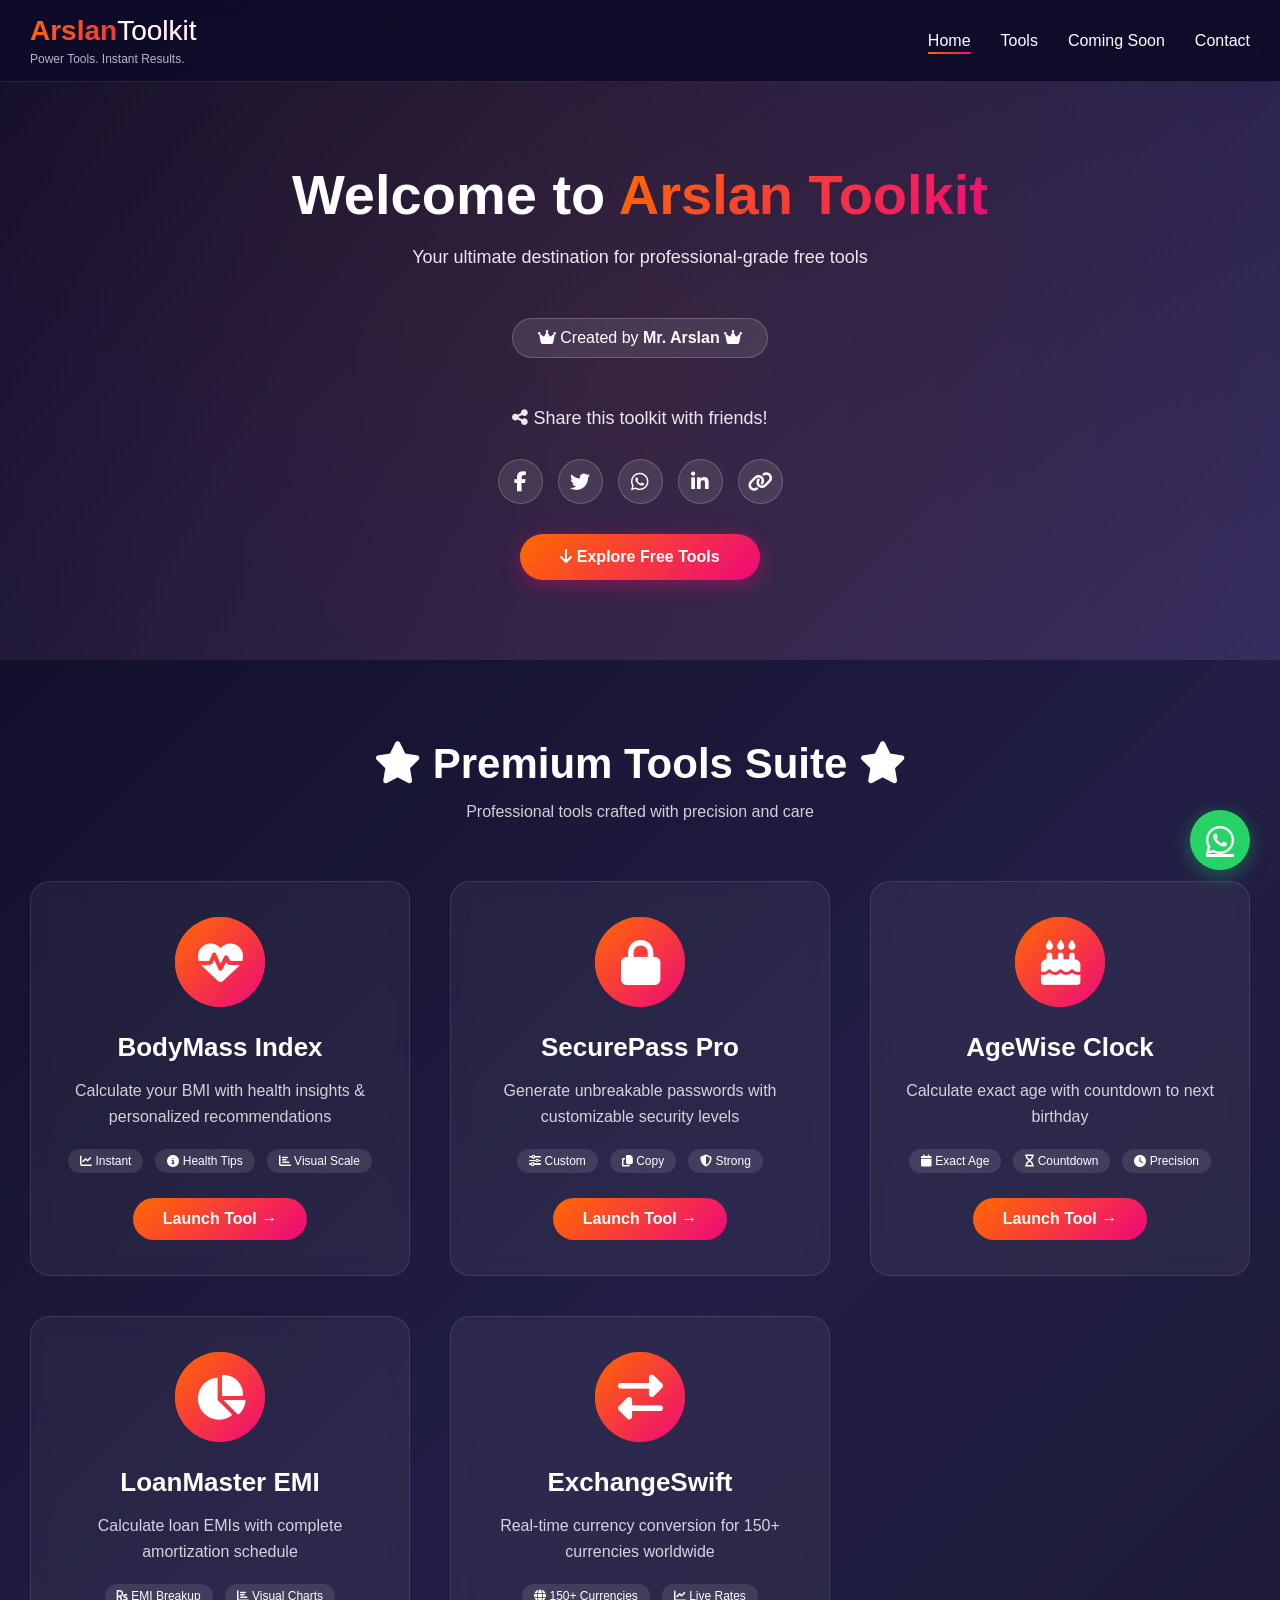
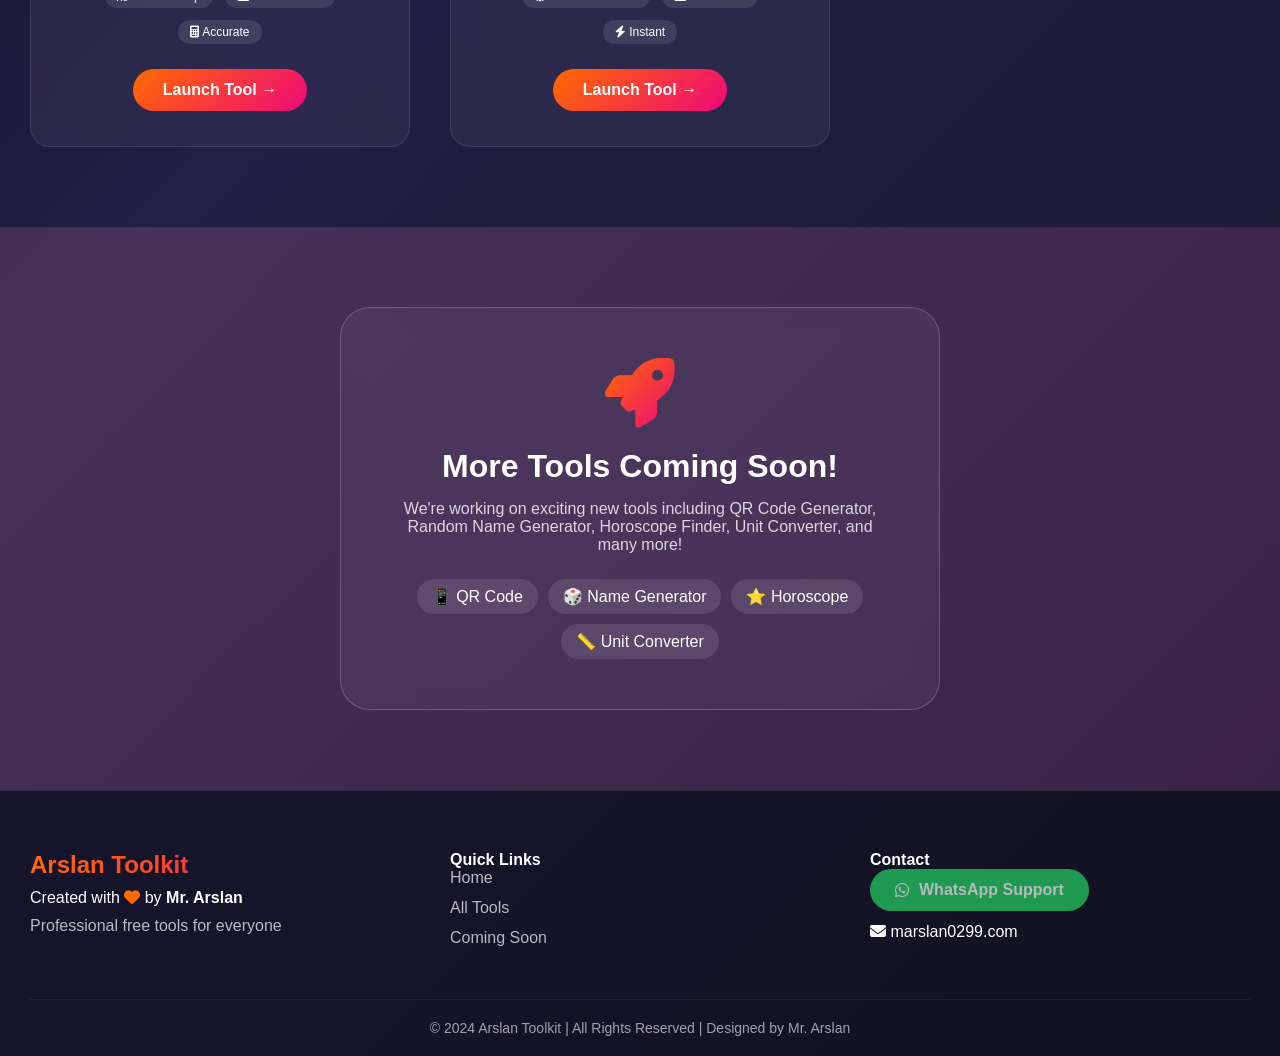
<file: index.html>
<!DOCTYPE html>
<html lang="en">
<head>
    <meta charset="UTF-8">
    <meta name="viewport" content="width=device-width, initial-scale=1.0, user-scalable=yes">
    <meta name="description" content="Arslan Toolkit - Professional free online tools including BMI Calculator, Password Generator, Age Calculator, EMI Calculator & Currency Converter. Fast, accurate, and 100% free.">
    <meta name="keywords" content="free tools, online calculator, BMI calculator, password generator, age calculator, EMI calculator, currency converter, Arslan Toolkit">
    <meta name="author" content="Mr. Arslan">
    <meta name="robots" content="index, follow">
    <link rel="canonical" href="https://www.arslantoolkit.com/">
    <title>Arslan Toolkit | Professional Free Tools Suite</title>
    <link rel="stylesheet" href="https://cdnjs.cloudflare.com/ajax/libs/font-awesome/6.4.0/css/all.min.css">
    <style>
        * {
            margin: 0;
            padding: 0;
            box-sizing: border-box;
        }

        body {
            font-family: 'Poppins', 'Segoe UI', Tahoma, Geneva, Verdana, sans-serif;
            background: linear-gradient(135deg, #0f0c29 0%, #302b63 50%, #24243e 100%);
            min-height: 100vh;
            color: #fff;
        }

        /* Smooth Scroll */
        html {
            scroll-behavior: smooth;
        }

        /* Custom Scrollbar */
        ::-webkit-scrollbar {
            width: 10px;
        }

        ::-webkit-scrollbar-track {
            background: #1a1a2e;
        }

        ::-webkit-scrollbar-thumb {
            background: linear-gradient(135deg, #ff6a00, #ee0979);
            border-radius: 10px;
        }

        /* Header */
        .header {
            background: rgba(15, 12, 41, 0.95);
            backdrop-filter: blur(10px);
            position: sticky;
            top: 0;
            z-index: 1000;
            border-bottom: 1px solid rgba(255,255,255,0.1);
            padding: 15px 0;
        }

        .container {
            max-width: 1300px;
            margin: 0 auto;
            padding: 0 30px;
        }

        .header .container {
            display: flex;
            justify-content: space-between;
            align-items: center;
            flex-wrap: wrap;
            gap: 20px;
        }

        .logo h1 {
            font-size: 28px;
            background: linear-gradient(135deg, #ff6a00, #ee0979);
            -webkit-background-clip: text;
            -webkit-text-fill-color: transparent;
            background-clip: text;
        }

        .logo span {
            background: none;
            -webkit-text-fill-color: #fff;
            font-weight: 300;
        }

        .tagline {
            font-size: 12px;
            opacity: 0.7;
            margin-top: 5px;
        }

        nav ul {
            display: flex;
            list-style: none;
            gap: 30px;
        }

        nav ul li a {
            color: #fff;
            text-decoration: none;
            transition: all 0.3s;
            font-weight: 500;
            position: relative;
        }

        nav ul li a::after {
            content: '';
            position: absolute;
            bottom: -5px;
            left: 0;
            width: 0;
            height: 2px;
            background: linear-gradient(135deg, #ff6a00, #ee0979);
            transition: width 0.3s;
        }

        nav ul li a:hover::after,
        nav ul li a.active::after {
            width: 100%;
        }

        /* Hero Section */
        .hero {
            padding: 80px 0;
            text-align: center;
            position: relative;
            overflow: hidden;
        }

        .hero::before {
            content: '';
            position: absolute;
            width: 200%;
            height: 200%;
            top: -50%;
            left: -50%;
            background: radial-gradient(circle, rgba(255,106,0,0.1) 0%, transparent 70%);
            animation: rotate 20s linear infinite;
        }

        @keyframes rotate {
            from { transform: rotate(0deg); }
            to { transform: rotate(360deg); }
        }

        .hero-content {
            position: relative;
            z-index: 1;
        }

        .hero h2 {
            font-size: 56px;
            margin-bottom: 20px;
            animation: fadeInUp 0.8s ease;
        }

        .gradient-text {
            background: linear-gradient(135deg, #ff6a00, #ee0979);
            -webkit-background-clip: text;
            -webkit-text-fill-color: transparent;
            background-clip: text;
        }

        .hero p {
            font-size: 18px;
            opacity: 0.9;
            margin-bottom: 30px;
            animation: fadeInUp 0.8s ease 0.2s backwards;
        }

        .creator-badge {
            display: inline-block;
            background: rgba(255,255,255,0.1);
            backdrop-filter: blur(10px);
            padding: 10px 25px;
            border-radius: 50px;
            margin: 20px 0;
            border: 1px solid rgba(255,255,255,0.2);
            animation: fadeInUp 0.8s ease 0.4s backwards;
        }

        .share-section {
            margin: 30px 0;
            animation: fadeInUp 0.8s ease 0.6s backwards;
        }

        .share-buttons-home {
            display: flex;
            justify-content: center;
            gap: 15px;
            margin-top: 15px;
        }

        .share-icon {
            width: 45px;
            height: 45px;
            border-radius: 50%;
            display: inline-flex;
            align-items: center;
            justify-content: center;
            background: rgba(255,255,255,0.1);
            backdrop-filter: blur(10px);
            border: 1px solid rgba(255,255,255,0.2);
            color: white;
            font-size: 20px;
            transition: all 0.3s;
            cursor: pointer;
            text-decoration: none;
        }

        .share-icon:hover {
            transform: translateY(-5px) scale(1.1);
            background: linear-gradient(135deg, #ff6a00, #ee0979);
        }

        .cta-btn {
            display: inline-block;
            background: linear-gradient(135deg, #ff6a00, #ee0979);
            padding: 14px 40px;
            border-radius: 50px;
            color: white;
            text-decoration: none;
            font-weight: 600;
            transition: all 0.3s;
            box-shadow: 0 5px 20px rgba(238,9,121,0.4);
            animation: fadeInUp 0.8s ease 0.8s backwards;
        }

        .cta-btn:hover {
            transform: translateY(-3px);
            box-shadow: 0 10px 30px rgba(238,9,121,0.6);
        }

        @keyframes fadeInUp {
            from {
                opacity: 0;
                transform: translateY(30px);
            }
            to {
                opacity: 1;
                transform: translateY(0);
            }
        }

        /* Tools Section */
        .tools-section {
            padding: 80px 0;
            background: rgba(0,0,0,0.3);
        }

        .section-title {
            text-align: center;
            margin-bottom: 60px;
        }

        .section-title h2 {
            font-size: 42px;
            margin-bottom: 15px;
        }

        .section-title p {
            opacity: 0.8;
        }

        .tools-grid {
            display: grid;
            grid-template-columns: repeat(auto-fit, minmax(320px, 1fr));
            gap: 40px;
        }

        .tool-card {
            background: rgba(255,255,255,0.05);
            backdrop-filter: blur(10px);
            border-radius: 20px;
            padding: 35px;
            text-align: center;
            transition: all 0.4s;
            border: 1px solid rgba(255,255,255,0.1);
            position: relative;
            overflow: hidden;
        }

        .tool-card::before {
            content: '';
            position: absolute;
            top: 0;
            left: -100%;
            width: 100%;
            height: 100%;
            background: linear-gradient(90deg, transparent, rgba(255,255,255,0.1), transparent);
            transition: left 0.5s;
        }

        .tool-card:hover::before {
            left: 100%;
        }

        .tool-card:hover {
            transform: translateY(-15px) scale(1.02);
            border-color: rgba(255,106,0,0.5);
            box-shadow: 0 20px 40px rgba(0,0,0,0.3);
        }

        .tool-icon {
            width: 90px;
            height: 90px;
            background: linear-gradient(135deg, #ff6a00, #ee0979);
            border-radius: 50%;
            display: flex;
            align-items: center;
            justify-content: center;
            margin: 0 auto 25px;
            position: relative;
        }

        .tool-icon::after {
            content: '';
            position: absolute;
            width: 100%;
            height: 100%;
            border-radius: 50%;
            background: linear-gradient(135deg, #ff6a00, #ee0979);
            animation: pulse 2s infinite;
            z-index: -1;
        }

        @keyframes pulse {
            0% { transform: scale(1); opacity: 0.5; }
            100% { transform: scale(1.3); opacity: 0; }
        }

        .tool-icon i {
            font-size: 45px;
            color: white;
        }

        .tool-card h3 {
            font-size: 26px;
            margin-bottom: 15px;
        }

        .tool-desc {
            opacity: 0.8;
            margin-bottom: 20px;
            line-height: 1.6;
        }

        .tool-features {
            display: flex;
            justify-content: center;
            gap: 12px;
            flex-wrap: wrap;
            margin-bottom: 25px;
        }

        .tool-features span {
            font-size: 12px;
            background: rgba(255,255,255,0.1);
            padding: 5px 12px;
            border-radius: 20px;
        }

        .tool-btn {
            display: inline-block;
            background: linear-gradient(135deg, #ff6a00, #ee0979);
            padding: 12px 30px;
            border-radius: 30px;
            color: white;
            text-decoration: none;
            font-weight: 600;
            transition: all 0.3s;
            border: none;
            cursor: pointer;
        }

        .tool-btn:hover {
            transform: scale(1.05);
            box-shadow: 0 5px 15px rgba(238,9,121,0.4);
        }

        /* More Tools Section */
        .more-tools {
            padding: 80px 0;
            text-align: center;
            background: linear-gradient(135deg, rgba(255,106,0,0.1), rgba(238,9,121,0.1));
        }

        .more-card {
            max-width: 600px;
            margin: 0 auto;
            background: rgba(255,255,255,0.05);
            backdrop-filter: blur(10px);
            border-radius: 30px;
            padding: 50px;
            border: 1px solid rgba(255,255,255,0.2);
        }

        .more-card i {
            font-size: 70px;
            margin-bottom: 20px;
            background: linear-gradient(135deg, #ff6a00, #ee0979);
            -webkit-background-clip: text;
            -webkit-text-fill-color: transparent;
        }

        .more-card h3 {
            font-size: 32px;
            margin-bottom: 15px;
        }

        .more-card p {
            opacity: 0.8;
            margin-bottom: 25px;
        }

        /* Footer */
        .footer {
            background: rgba(0,0,0,0.5);
            padding: 60px 0 20px;
            border-top: 1px solid rgba(255,255,255,0.1);
        }

        .footer-content {
            display: grid;
            grid-template-columns: repeat(auto-fit, minmax(250px, 1fr));
            gap: 40px;
            margin-bottom: 40px;
        }

        .footer-logo h3 {
            font-size: 24px;
            margin-bottom: 10px;
            background: linear-gradient(135deg, #ff6a00, #ee0979);
            -webkit-background-clip: text;
            -webkit-text-fill-color: transparent;
        }

        .footer-links ul {
            list-style: none;
        }

        .footer-links ul li {
            margin-bottom: 12px;
        }

        .footer-links ul li a {
            color: #fff;
            text-decoration: none;
            opacity: 0.7;
            transition: opacity 0.3s;
        }

        .footer-links ul li a:hover {
            opacity: 1;
        }

        .whatsapp-btn {
            display: inline-flex;
            align-items: center;
            gap: 10px;
            background: #25D366;
            padding: 12px 25px;
            border-radius: 50px;
            color: white;
            text-decoration: none;
            font-weight: 600;
            transition: all 0.3s;
        }

        .whatsapp-btn:hover {
            transform: scale(1.05);
            box-shadow: 0 5px 20px rgba(37,211,102,0.4);
        }

        .footer-bottom {
            text-align: center;
            padding-top: 20px;
            border-top: 1px solid rgba(255,255,255,0.1);
            opacity: 0.6;
            font-size: 14px;
        }

        /* Floating WhatsApp */
        .floating-whatsapp {
            position: fixed;
            bottom: 30px;
            right: 30px;
            z-index: 1000;
        }

        .floating-whatsapp a {
            display: flex;
            align-items: center;
            justify-content: center;
            width: 60px;
            height: 60px;
            background: #25D366;
            border-radius: 50%;
            color: white;
            font-size: 32px;
            box-shadow: 0 5px 20px rgba(37,211,102,0.4);
            transition: all 0.3s;
            animation: bounce 2s infinite;
        }

        .floating-whatsapp a:hover {
            transform: scale(1.1);
        }

        @keyframes bounce {
            0%, 100% { transform: translateY(0); }
            50% { transform: translateY(-10px); }
        }

        /* Responsive */
        @media (max-width: 768px) {
            .hero h2 {
                font-size: 32px;
            }
            
            .header .container {
                flex-direction: column;
                text-align: center;
            }
            
            .tools-grid {
                grid-template-columns: 1fr;
            }
            
            .section-title h2 {
                font-size: 28px;
            }
            
            .container {
                padding: 0 20px;
            }
        }
    </style>
</head>
<body>

    <!-- Header -->
    <header class="header">
        <div class="container">
            <div class="logo">
                <h1>Arslan<span>Toolkit</span></h1>
                <div class="tagline">Power Tools. Instant Results.</div>
            </div>
            <nav>
                <ul>
                    <li><a href="#" class="active">Home</a></li>
                    <li><a href="#tools">Tools</a></li>
                    <li><a href="#more">Coming Soon</a></li>
                    <li><a href="#contact">Contact</a></li>
                </ul>
            </nav>
        </div>
    </header>

    <!-- Hero Section -->
    <section class="hero">
        <div class="container">
            <div class="hero-content">
                <h2>Welcome to <span class="gradient-text">Arslan Toolkit</span></h2>
                <p>Your ultimate destination for professional-grade free tools</p>
                <div class="creator-badge">
                    <i class="fas fa-crown"></i> Created by <strong>Mr. Arslan</strong> <i class="fas fa-crown"></i>
                </div>
                
                <!-- Share Section on Home Page -->
                <div class="share-section">
                    <p><i class="fas fa-share-alt"></i> Share this toolkit with friends!</p>
                    <div class="share-buttons-home">
                        <a href="#" onclick="shareOnFacebook()" class="share-icon"><i class="fab fa-facebook-f"></i></a>
                        <a href="#" onclick="shareOnTwitter()" class="share-icon"><i class="fab fa-twitter"></i></a>
                        <a href="#" onclick="shareOnWhatsapp()" class="share-icon"><i class="fab fa-whatsapp"></i></a>
                        <a href="#" onclick="shareOnLinkedin()" class="share-icon"><i class="fab fa-linkedin-in"></i></a>
                        <a href="#" onclick="copyLink()" class="share-icon"><i class="fas fa-link"></i></a>
                    </div>
                </div>
                
                <a href="#tools" class="cta-btn"><i class="fas fa-arrow-down"></i> Explore Free Tools</a>
            </div>
        </div>
    </section>

    <!-- Tools Section -->
    <section id="tools" class="tools-section">
        <div class="container">
            <div class="section-title">
                <h2><i class="fas fa-star"></i> Premium Tools Suite <i class="fas fa-star"></i></h2>
                <p>Professional tools crafted with precision and care</p>
            </div>

            <div class="tools-grid">
                <!-- Tool 1: BMI Calculator -->
                <div class="tool-card">
                    <div class="tool-icon">
                        <i class="fas fa-heartbeat"></i>
                    </div>
                    <h3>BodyMass Index</h3>
                    <p class="tool-desc">Calculate your BMI with health insights & personalized recommendations</p>
                    <div class="tool-features">
                        <span><i class="fas fa-chart-line"></i> Instant</span>
                        <span><i class="fas fa-info-circle"></i> Health Tips</span>
                        <span><i class="fas fa-chart-bar"></i> Visual Scale</span>
                    </div>
                    <a href="bmi-calculator.html" class="tool-btn">Launch Tool →</a>
                </div>

                <!-- Tool 2: Password Generator -->
                <div class="tool-card">
                    <div class="tool-icon">
                        <i class="fas fa-lock"></i>
                    </div>
                    <h3>SecurePass Pro</h3>
                    <p class="tool-desc">Generate unbreakable passwords with customizable security levels</p>
                    <div class="tool-features">
                        <span><i class="fas fa-sliders-h"></i> Custom</span>
                        <span><i class="fas fa-copy"></i> Copy</span>
                        <span><i class="fas fa-shield-alt"></i> Strong</span>
                    </div>
                    <a href="password-generator.html" class="tool-btn">Launch Tool →</a>
                </div>

                <!-- Tool 3: Age Calculator -->
                <div class="tool-card">
                    <div class="tool-icon">
                        <i class="fas fa-birthday-cake"></i>
                    </div>
                    <h3>AgeWise Clock</h3>
                    <p class="tool-desc">Calculate exact age with countdown to next birthday</p>
                    <div class="tool-features">
                        <span><i class="fas fa-calendar"></i> Exact Age</span>
                        <span><i class="fas fa-hourglass"></i> Countdown</span>
                        <span><i class="fas fa-clock"></i> Precision</span>
                    </div>
                    <a href="age-calculator.html" class="tool-btn">Launch Tool →</a>
                </div>

                <!-- Tool 4: EMI Calculator -->
                <div class="tool-card">
                    <div class="tool-icon">
                        <i class="fas fa-chart-pie"></i>
                    </div>
                    <h3>LoanMaster EMI</h3>
                    <p class="tool-desc">Calculate loan EMIs with complete amortization schedule</p>
                    <div class="tool-features">
                        <span><i class="fas fa-rupee-sign"></i> EMI Breakup</span>
                        <span><i class="fas fa-chart-bar"></i> Visual Charts</span>
                        <span><i class="fas fa-calculator"></i> Accurate</span>
                    </div>
                    <a href="emi-calculator.html" class="tool-btn">Launch Tool →</a>
                </div>

                <!-- Tool 5: Currency Converter -->
                <div class="tool-card">
                    <div class="tool-icon">
                        <i class="fas fa-exchange-alt"></i>
                    </div>
                    <h3>ExchangeSwift</h3>
                    <p class="tool-desc">Real-time currency conversion for 150+ currencies worldwide</p>
                    <div class="tool-features">
                        <span><i class="fas fa-globe"></i> 150+ Currencies</span>
                        <span><i class="fas fa-chart-line"></i> Live Rates</span>
                        <span><i class="fas fa-bolt"></i> Instant</span>
                    </div>
                    <a href="currency-converter.html" class="tool-btn">Launch Tool →</a>
                </div>
            </div>
        </div>
    </section>

    <!-- More Tools Coming Soon Section -->
    <section id="more" class="more-tools">
        <div class="container">
            <div class="more-card">
                <i class="fas fa-rocket"></i>
                <h3>More Tools Coming Soon!</h3>
                <p>We're working on exciting new tools including QR Code Generator, Random Name Generator, Horoscope Finder, Unit Converter, and many more!</p>
                <div style="display: flex; gap: 10px; justify-content: center; flex-wrap: wrap;">
                    <span style="background: rgba(255,255,255,0.1); padding: 8px 15px; border-radius: 20px;">📱 QR Code</span>
                    <span style="background: rgba(255,255,255,0.1); padding: 8px 15px; border-radius: 20px;">🎲 Name Generator</span>
                    <span style="background: rgba(255,255,255,0.1); padding: 8px 15px; border-radius: 20px;">⭐ Horoscope</span>
                    <span style="background: rgba(255,255,255,0.1); padding: 8px 15px; border-radius: 20px;">📏 Unit Converter</span>
                </div>
            </div>
        </div>
    </section>

    <!-- Footer -->
    <footer id="contact" class="footer">
        <div class="container">
            <div class="footer-content">
                <div class="footer-logo">
                    <h3>Arslan Toolkit</h3>
                    <p>Created with <i class="fas fa-heart" style="color: #ff6a00;"></i> by <strong>Mr. Arslan</strong></p>
                    <p style="margin-top: 10px; opacity: 0.7;">Professional free tools for everyone</p>
                </div>
                <div class="footer-links">
                    <h4>Quick Links</h4>
                    <ul>
                        <li><a href="#">Home</a></li>
                        <li><a href="#tools">All Tools</a></li>
                        <li><a href="#more">Coming Soon</a></li>
                    </ul>
                </div>
                <div class="footer-links">
                    <h4>Contact</h4>
                    <ul>
                        <li><a href="#" class="whatsapp-btn" id="whatsappLink"><i class="fab fa-whatsapp"></i> WhatsApp Support</a></li>
                        <li style="margin-top: 10px;"><i class="fas fa-envelope"></i> marslan0299.com</li>
                    </ul>
                </div>
            </div>
            <div class="footer-bottom">
                <p>© 2024 Arslan Toolkit | All Rights Reserved | Designed by Mr. Arslan</p>
            </div>
        </div>
    </footer>

    <!-- Floating WhatsApp Button -->
    <div class="floating-whatsapp">
        <a href="#" id="floatingWhatsappLink" target="_blank">
            <i class="fab fa-whatsapp"></i>
        </a>
    </div>

    <script>
        // Share Functions for Home Page
        function shareOnFacebook() {
            window.open(`https://www.facebook.com/sharer/sharer.php?u=${encodeURIComponent(window.location.href)}`, '_blank', 'width=600,height=400');
        }
        
        function shareOnTwitter() {
            window.open(`https://twitter.com/intent/tweet?text=${encodeURIComponent('Check out Arslan Toolkit - Amazing free tools for everyone!')}&url=${encodeURIComponent(window.location.href)}`, '_blank', 'width=600,height=400');
        }
        
        function shareOnWhatsapp() {
            window.open(`https://wa.me/?text=${encodeURIComponent('Check out Arslan Toolkit - Amazing free tools! ' + window.location.href)}`, '_blank');
        }
        
        function shareOnLinkedin() {
            window.open(`https://www.linkedin.com/shareArticle?mini=true&url=${encodeURIComponent(window.location.href)}&title=${encodeURIComponent('Arslan Toolkit')}&summary=${encodeURIComponent('Free professional tools for everyone!')}`, '_blank', 'width=600,height=400');
        }
        
        function copyLink() {
            navigator.clipboard.writeText(window.location.href);
            alert('✅ Link copied to clipboard! Share it with your friends.');
        }
        
        // Smooth scroll for anchor links
        document.querySelectorAll('a[href^="#"]').forEach(anchor => {
            anchor.addEventListener('click', function (e) {
                e.preventDefault();
                const target = document.querySelector(this.getAttribute('href'));
                if (target) {
                    target.scrollIntoView({ behavior: 'smooth' });
                }
            });
        });
        
        // WhatsApp link - Add your number here
        // Replace 'YOUR_NUMBER' with actual WhatsApp number including country code
        // Example: '923001234567' for Pakistan
        const whatsappNumber = '+93748845221'; // <-- Add your WhatsApp number here
        const whatsappMessage = 'Hi! I want to know about more tools for Arslan Toolkit';
        
        if (whatsappNumber !== '+93748845221') {
            const whatsappUrl = `https://wa.me/${whatsappNumber}?text=${encodeURIComponent(whatsappMessage)}`;
            document.getElementById('whatsappLink').href = whatsappUrl;
            document.getElementById('floatingWhatsappLink').href = whatsappUrl;
        }
    </script>
</body>
</html>
</file>
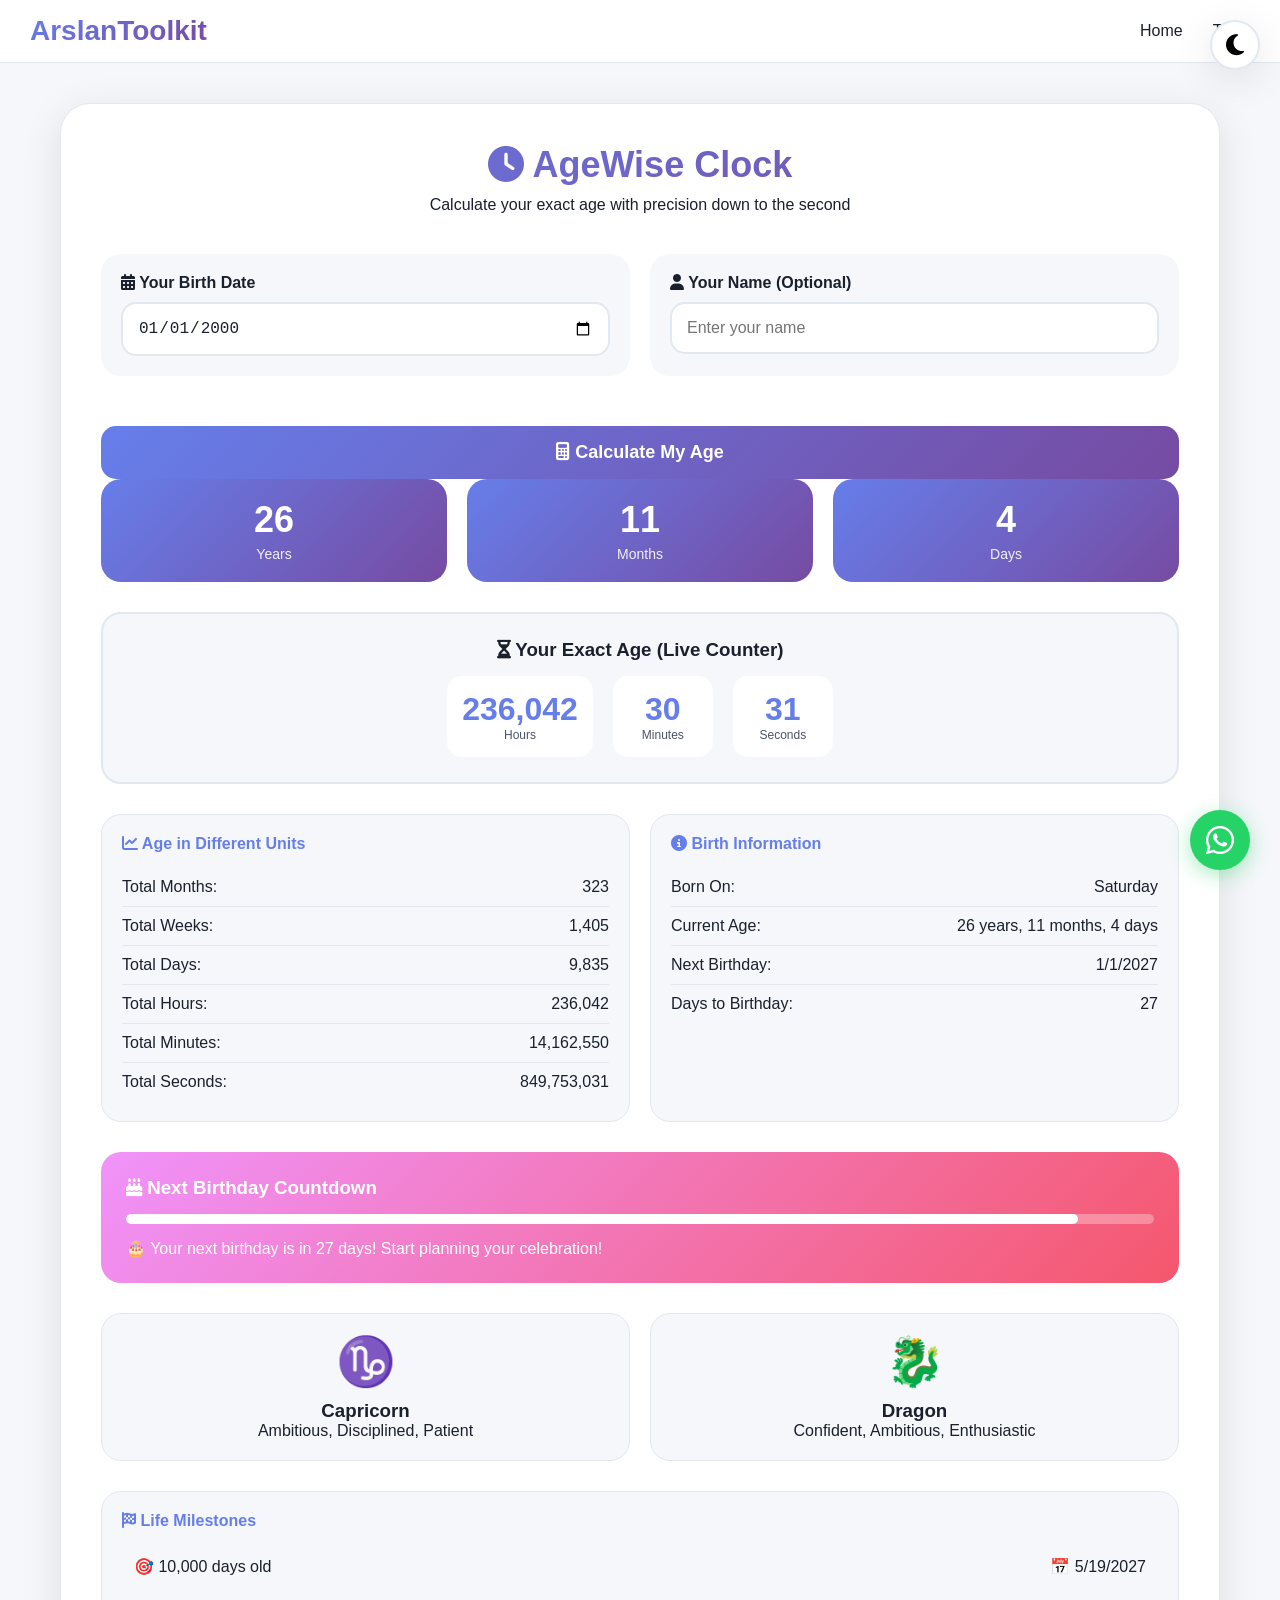
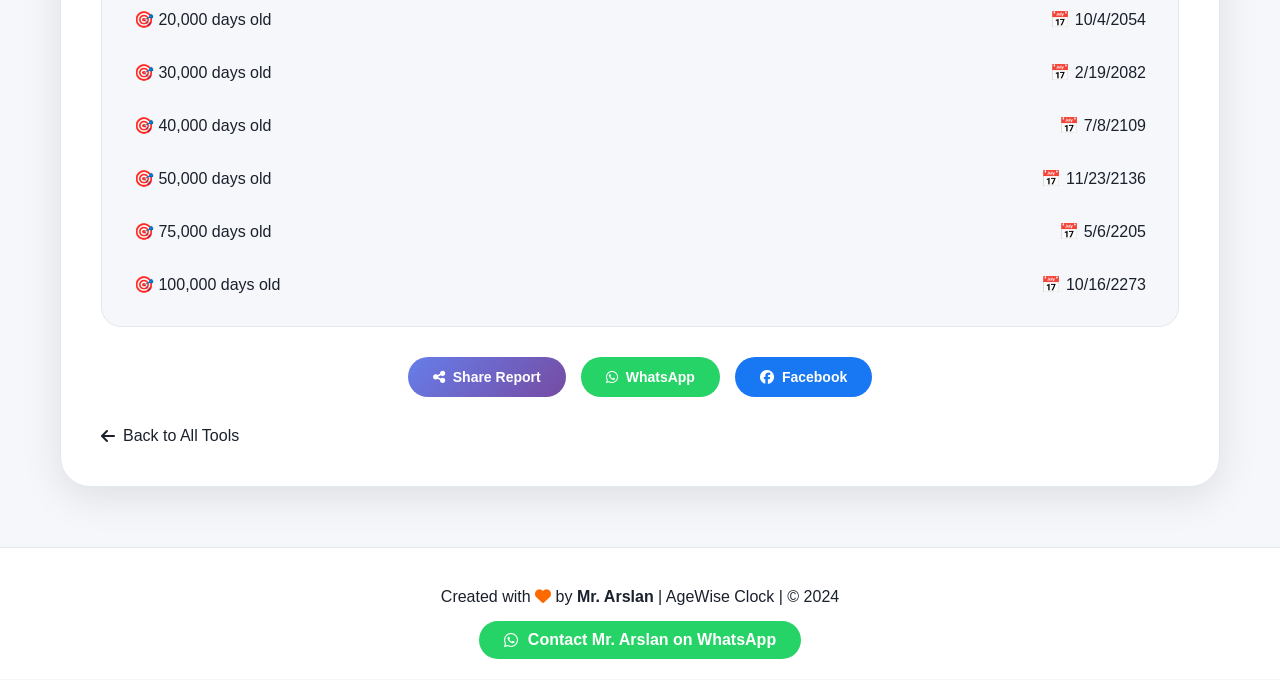
<file: age-calculator.html>
<!DOCTYPE html>
<html lang="en">
<head>
    <meta charset="UTF-8">
    <meta name="viewport" content="width=device-width, initial-scale=1.0">
    <meta name="description" content="Professional Age Calculator - Calculate your exact age in years, months, days, hours, minutes, and seconds. Get zodiac signs, life milestones, birthday countdown, and detailed age report.">
    <meta name="keywords" content="age calculator, exact age, birthday countdown, zodiac finder, Chinese zodiac, life milestones, age in seconds">
    <meta name="author" content="Mr. Arslan">
    <title>AgeWise Clock | Professional Age Calculator by Mr. Arslan</title>
    <link rel="stylesheet" href="https://cdnjs.cloudflare.com/ajax/libs/font-awesome/6.4.0/css/all.min.css">
    <style>
        * {
            margin: 0;
            padding: 0;
            box-sizing: border-box;
            transition: background-color 0.3s, color 0.3s, border-color 0.3s;
        }

        :root {
            --bg-primary: #f5f7fa;
            --bg-secondary: #ffffff;
            --text-primary: #1a202c;
            --text-secondary: #4a5568;
            --card-bg: #ffffff;
            --border-color: #e2e8f0;
            --shadow: 0 10px 40px rgba(0,0,0,0.1);
            --gradient-start: #667eea;
            --gradient-end: #764ba2;
            --success: #48bb78;
            --warning: #ed8936;
            --danger: #f56565;
            --info: #4299e1;
        }

        body.dark {
            --bg-primary: #0f0c29;
            --bg-secondary: #1a1a2e;
            --text-primary: #f7fafc;
            --text-secondary: #cbd5e0;
            --card-bg: rgba(255,255,255,0.05);
            --border-color: rgba(255,255,255,0.1);
            --shadow: 0 10px 40px rgba(0,0,0,0.3);
        }

        body {
            font-family: 'Poppins', 'Segoe UI', Tahoma, Geneva, Verdana, sans-serif;
            background: var(--bg-primary);
            color: var(--text-primary);
            min-height: 100vh;
        }

        .theme-toggle {
            position: fixed;
            top: 20px;
            right: 20px;
            z-index: 1000;
        }

        .theme-btn {
            width: 50px;
            height: 50px;
            border-radius: 50%;
            background: var(--card-bg);
            border: 2px solid var(--border-color);
            cursor: pointer;
            font-size: 24px;
            display: flex;
            align-items: center;
            justify-content: center;
            transition: all 0.3s;
            box-shadow: var(--shadow);
        }

        .header {
            background: var(--bg-secondary);
            backdrop-filter: blur(10px);
            position: sticky;
            top: 0;
            z-index: 999;
            border-bottom: 1px solid var(--border-color);
            padding: 15px 0;
        }

        .container {
            max-width: 1300px;
            margin: 0 auto;
            padding: 0 30px;
        }

        .header .container {
            display: flex;
            justify-content: space-between;
            align-items: center;
            flex-wrap: wrap;
            gap: 20px;
        }

        .logo h1 {
            font-size: 28px;
            background: linear-gradient(135deg, var(--gradient-start), var(--gradient-end));
            -webkit-background-clip: text;
            -webkit-text-fill-color: transparent;
            background-clip: text;
        }

        nav ul {
            display: flex;
            list-style: none;
            gap: 30px;
        }

        nav ul li a {
            color: var(--text-primary);
            text-decoration: none;
            transition: all 0.3s;
        }

        .main-container {
            max-width: 1200px;
            margin: 40px auto;
            padding: 0 20px;
        }

        .tool-card {
            background: var(--card-bg);
            border-radius: 30px;
            padding: 40px;
            border: 1px solid var(--border-color);
            box-shadow: var(--shadow);
        }

        .tool-header {
            text-align: center;
            margin-bottom: 40px;
        }

        .tool-header h2 {
            font-size: 36px;
            background: linear-gradient(135deg, var(--gradient-start), var(--gradient-end));
            -webkit-background-clip: text;
            -webkit-text-fill-color: transparent;
            margin-bottom: 10px;
        }

        /* Input Section */
        .input-section {
            display: flex;
            gap: 20px;
            justify-content: center;
            flex-wrap: wrap;
            margin-bottom: 30px;
        }

        .date-input {
            background: var(--bg-primary);
            padding: 20px;
            border-radius: 20px;
            flex: 1;
            min-width: 250px;
        }

        .date-input label {
            display: block;
            margin-bottom: 10px;
            font-weight: 600;
        }

        .date-input input {
            width: 100%;
            padding: 15px;
            background: var(--card-bg);
            border: 2px solid var(--border-color);
            border-radius: 15px;
            font-size: 16px;
            color: var(--text-primary);
        }

        .calculate-btn {
            width: 100%;
            padding: 16px;
            background: linear-gradient(135deg, var(--gradient-start), var(--gradient-end));
            border: none;
            border-radius: 15px;
            color: white;
            font-size: 18px;
            font-weight: 600;
            cursor: pointer;
            transition: all 0.3s;
            margin-top: 20px;
        }

        /* Age Display Cards */
        .age-cards {
            display: grid;
            grid-template-columns: repeat(auto-fit, minmax(150px, 1fr));
            gap: 20px;
            margin-bottom: 30px;
        }

        .age-card {
            background: linear-gradient(135deg, var(--gradient-start), var(--gradient-end));
            border-radius: 20px;
            padding: 20px;
            text-align: center;
            color: white;
        }

        .age-card .value {
            font-size: 36px;
            font-weight: bold;
        }

        .age-card .label {
            font-size: 14px;
            opacity: 0.9;
            margin-top: 5px;
        }

        /* Live Timer */
        .live-timer {
            background: var(--bg-primary);
            border-radius: 20px;
            padding: 25px;
            text-align: center;
            margin-bottom: 30px;
            border: 2px solid var(--border-color);
        }

        .live-timer h3 {
            margin-bottom: 15px;
        }

        .timer-values {
            display: flex;
            justify-content: center;
            gap: 20px;
            flex-wrap: wrap;
        }

        .timer-unit {
            background: var(--card-bg);
            padding: 15px;
            border-radius: 15px;
            min-width: 100px;
        }

        .timer-unit .number {
            font-size: 32px;
            font-weight: bold;
            color: var(--gradient-start);
        }

        .timer-unit .unit {
            font-size: 12px;
            color: var(--text-secondary);
        }

        /* Stats Grid */
        .stats-grid {
            display: grid;
            grid-template-columns: repeat(auto-fit, minmax(300px, 1fr));
            gap: 20px;
            margin-bottom: 30px;
        }

        .stat-card {
            background: var(--bg-primary);
            border-radius: 20px;
            padding: 20px;
            border: 1px solid var(--border-color);
        }

        .stat-card h4 {
            color: var(--gradient-start);
            margin-bottom: 15px;
        }

        .stat-item {
            display: flex;
            justify-content: space-between;
            padding: 10px 0;
            border-bottom: 1px solid var(--border-color);
        }

        .stat-item:last-child {
            border-bottom: none;
        }

        /* Birthday Countdown */
        .birthday-card {
            background: linear-gradient(135deg, #f093fb 0%, #f5576c 100%);
            border-radius: 20px;
            padding: 25px;
            color: white;
            margin-bottom: 30px;
        }

        .progress-bar {
            width: 100%;
            height: 10px;
            background: rgba(255,255,255,0.3);
            border-radius: 10px;
            overflow: hidden;
            margin: 15px 0;
        }

        .progress-fill {
            height: 100%;
            background: white;
            border-radius: 10px;
            transition: width 0.5s;
        }

        /* Zodiac Section */
        .zodiac-grid {
            display: grid;
            grid-template-columns: 1fr 1fr;
            gap: 20px;
            margin-bottom: 30px;
        }

        .zodiac-card {
            background: var(--bg-primary);
            border-radius: 20px;
            padding: 20px;
            text-align: center;
            border: 1px solid var(--border-color);
        }

        .zodiac-icon {
            font-size: 48px;
            margin-bottom: 10px;
        }

        /* Milestones */
        .milestones-list {
            display: flex;
            flex-direction: column;
            gap: 10px;
        }

        .milestone {
            display: flex;
            justify-content: space-between;
            padding: 12px;
            background: var(--bg-primary);
            border-radius: 10px;
        }

        .share-buttons {
            display: flex;
            justify-content: center;
            gap: 15px;
            margin: 30px 0;
            flex-wrap: wrap;
        }

        .share-btn {
            padding: 12px 25px;
            border: none;
            border-radius: 50px;
            cursor: pointer;
            font-size: 14px;
            font-weight: 600;
            transition: all 0.3s;
            display: inline-flex;
            align-items: center;
            gap: 8px;
        }

        .share-btn:hover {
            transform: translateY(-3px);
        }

        .share-btn.facebook { background: #1877f2; color: white; }
        .share-btn.twitter { background: #1da1f2; color: white; }
        .share-btn.whatsapp { background: #25d366; color: white; }
        .share-btn.copy { background: linear-gradient(135deg, var(--gradient-start), var(--gradient-end)); color: white; }

        .back-btn {
            display: inline-flex;
            align-items: center;
            gap: 8px;
            color: var(--text-primary);
            text-decoration: none;
        }

        .footer {
            background: var(--bg-secondary);
            padding: 40px 0 20px;
            margin-top: 60px;
            border-top: 1px solid var(--border-color);
            text-align: center;
        }

        .footer-whatsapp {
            margin-top: 15px;
        }

        .footer-whatsapp a {
            display: inline-flex;
            align-items: center;
            gap: 10px;
            background: #25D366;
            padding: 10px 25px;
            border-radius: 50px;
            color: white;
            text-decoration: none;
            font-weight: 600;
        }

        .floating-whatsapp {
            position: fixed;
            bottom: 30px;
            right: 30px;
            z-index: 1000;
        }

        .floating-whatsapp a {
            display: flex;
            align-items: center;
            justify-content: center;
            width: 60px;
            height: 60px;
            background: #25D366;
            border-radius: 50%;
            color: white;
            font-size: 32px;
            box-shadow: 0 5px 20px rgba(37,211,102,0.4);
            animation: bounce 2s infinite;
            text-decoration: none;
        }

        @keyframes bounce {
            0%, 100% { transform: translateY(0); }
            50% { transform: translateY(-10px); }
        }

        @media (max-width: 768px) {
            .tool-card { padding: 25px; }
            .timer-unit .number { font-size: 24px; }
            .zodiac-grid { grid-template-columns: 1fr; }
            .age-card .value { font-size: 24px; }
        }
    </style>
</head>
<body>

    <div class="theme-toggle">
        <button class="theme-btn" onclick="toggleTheme()">
            <i class="fas fa-moon"></i>
        </button>
    </div>

    <header class="header">
        <div class="container">
            <div class="logo">
                <h1>Arslan<span>Toolkit</span></h1>
            </div>
            <nav>
                <ul>
                    <li><a href="index.html">Home</a></li>
                    <li><a href="index.html#tools">Tools</a></li>
                </ul>
            </nav>
        </div>
    </header>

    <div class="main-container">
        <div class="tool-card">
            <div class="tool-header">
                <h2><i class="fas fa-clock"></i> AgeWise Clock</h2>
                <p>Calculate your exact age with precision down to the second</p>
            </div>

            <div class="input-section">
                <div class="date-input">
                    <label><i class="fas fa-calendar-alt"></i> Your Birth Date</label>
                    <input type="date" id="birthDate" value="2000-01-01">
                </div>
                <div class="date-input">
                    <label><i class="fas fa-user"></i> Your Name (Optional)</label>
                    <input type="text" id="userName" placeholder="Enter your name">
                </div>
            </div>

            <button class="calculate-btn" onclick="calculateAge()">
                <i class="fas fa-calculator"></i> Calculate My Age
            </button>

            <div id="results" style="display: none;">
                <!-- Main Age Cards -->
                <div class="age-cards">
                    <div class="age-card">
                        <div class="value" id="years">0</div>
                        <div class="label">Years</div>
                    </div>
                    <div class="age-card">
                        <div class="value" id="months">0</div>
                        <div class="label">Months</div>
                    </div>
                    <div class="age-card">
                        <div class="value" id="days">0</div>
                        <div class="label">Days</div>
                    </div>
                </div>

                <!-- Live Timer (Seconds, Minutes, Hours) -->
                <div class="live-timer">
                    <h3><i class="fas fa-hourglass-half"></i> Your Exact Age (Live Counter)</h3>
                    <div class="timer-values">
                        <div class="timer-unit">
                            <div class="number" id="hours">0</div>
                            <div class="unit">Hours</div>
                        </div>
                        <div class="timer-unit">
                            <div class="number" id="minutes">0</div>
                            <div class="unit">Minutes</div>
                        </div>
                        <div class="timer-unit">
                            <div class="number" id="seconds">0</div>
                            <div class="unit">Seconds</div>
                        </div>
                    </div>
                </div>

                <!-- Detailed Stats -->
                <div class="stats-grid">
                    <div class="stat-card">
                        <h4><i class="fas fa-chart-line"></i> Age in Different Units</h4>
                        <div class="stat-item"><span>Total Months:</span><span id="totalMonths">0</span></div>
                        <div class="stat-item"><span>Total Weeks:</span><span id="totalWeeks">0</span></div>
                        <div class="stat-item"><span>Total Days:</span><span id="totalDays">0</span></div>
                        <div class="stat-item"><span>Total Hours:</span><span id="totalHours">0</span></div>
                        <div class="stat-item"><span>Total Minutes:</span><span id="totalMinutes">0</span></div>
                        <div class="stat-item"><span>Total Seconds:</span><span id="totalSeconds">0</span></div>
                    </div>

                    <div class="stat-card">
                        <h4><i class="fas fa-info-circle"></i> Birth Information</h4>
                        <div class="stat-item"><span>Born On:</span><span id="bornDay">-</span></div>
                        <div class="stat-item"><span>Current Age:</span><span id="currentAge">-</span></div>
                        <div class="stat-item"><span>Next Birthday:</span><span id="nextBirthday">-</span></div>
                        <div class="stat-item"><span>Days to Birthday:</span><span id="daysToBirthday">-</span></div>
                    </div>
                </div>

                <!-- Birthday Countdown -->
                <div class="birthday-card" id="birthdayCard">
                    <h3><i class="fas fa-birthday-cake"></i> Next Birthday Countdown</h3>
                    <div class="progress-bar">
                        <div class="progress-fill" id="birthdayProgress" style="width: 0%;"></div>
                    </div>
                    <p id="birthdayMessage">Loading...</p>
                </div>

                <!-- Zodiac Signs -->
                <div class="zodiac-grid">
                    <div class="zodiac-card">
                        <div class="zodiac-icon" id="zodiacIcon">♈</div>
                        <h3 id="zodiacName">Aries</h3>
                        <p id="zodiacTraits">March 21 - April 19</p>
                    </div>
                    <div class="zodiac-card">
                        <div class="zodiac-icon" id="chineseIcon">🐉</div>
                        <h3 id="chineseName">Dragon</h3>
                        <p id="chineseTraits">Ambitious, Confident, Enthusiastic</p>
                    </div>
                </div>

                <!-- Life Milestones -->
                <div class="stat-card">
                    <h4><i class="fas fa-flag-checkered"></i> Life Milestones</h4>
                    <div class="milestones-list" id="milestonesList">
                        Loading...
                    </div>
                </div>

                <!-- Share Buttons -->
                <div class="share-buttons">
                    <button onclick="shareAgeReport()" class="share-btn copy"><i class="fas fa-share-alt"></i> Share Report</button>
                    <button onclick="shareOnWhatsapp()" class="share-btn whatsapp"><i class="fab fa-whatsapp"></i> WhatsApp</button>
                    <button onclick="shareOnFacebook()" class="share-btn facebook"><i class="fab fa-facebook"></i> Facebook</button>
                </div>
            </div>

            <a href="index.html" class="back-btn"><i class="fas fa-arrow-left"></i> Back to All Tools</a>
        </div>
    </div>

    <footer class="footer">
        <div class="container">
            <p>Created with <i class="fas fa-heart" style="color: #ff6a00;"></i> by <strong>Mr. Arslan</strong> | AgeWise Clock | © 2024</p>
            <div class="footer-whatsapp">
                <a href="#" id="footerWhatsappLink" target="_blank">
                    <i class="fab fa-whatsapp"></i> Contact Mr. Arslan on WhatsApp
                </a>
            </div>
        </div>
    </footer>

    <div class="floating-whatsapp">
        <a href="#" id="floatingWhatsappLink" target="_blank">
            <i class="fab fa-whatsapp"></i>
        </a>
    </div>

    <script>
        // WhatsApp Configuration
        const WHATSAPP_NUMBER = '93748845221';
        const WHATSAPP_MESSAGE = 'Hi! I want to know more about AgeWise Clock from Arslan Toolkit';
        const whatsappUrl = `https://wa.me/${WHATSAPP_NUMBER}?text=${encodeURIComponent(WHATSAPP_MESSAGE)}`;
        
        document.getElementById('floatingWhatsappLink').href = whatsappUrl;
        document.getElementById('footerWhatsappLink').href = whatsappUrl;

        let birthDateTime = null;
        let timerInterval = null;

        function toggleTheme() {
            document.body.classList.toggle('dark');
            localStorage.setItem('theme', document.body.classList.contains('dark') ? 'dark' : 'light');
        }

        function getZodiacSign(month, day) {
            const signs = [
                { name: "Capricorn", emoji: "♑", start: [1, 1], end: [1, 19], traits: "Ambitious, Disciplined, Patient" },
                { name: "Aquarius", emoji: "♒", start: [1, 20], end: [2, 18], traits: "Innovative, Humanitarian, Independent" },
                { name: "Pisces", emoji: "♓", start: [2, 19], end: [3, 20], traits: "Artistic, Compassionate, Intuitive" },
                { name: "Aries", emoji: "♈", start: [3, 21], end: [4, 19], traits: "Courageous, Energetic, Confident" },
                { name: "Taurus", emoji: "♉", start: [4, 20], end: [5, 20], traits: "Reliable, Patient, Practical" },
                { name: "Gemini", emoji: "♊", start: [5, 21], end: [6, 20], traits: "Adaptable, Outgoing, Intelligent" },
                { name: "Cancer", emoji: "♋", start: [6, 21], end: [7, 22], traits: "Loyal, Emotional, Protective" },
                { name: "Leo", emoji: "♌", start: [7, 23], end: [8, 22], traits: "Creative, Passionate, Generous" },
                { name: "Virgo", emoji: "♍", start: [8, 23], end: [9, 22], traits: "Analytical, Practical, Hardworking" },
                { name: "Libra", emoji: "♎", start: [9, 23], end: [10, 22], traits: "Diplomatic, Graceful, Social" },
                { name: "Scorpio", emoji: "♏", start: [10, 23], end: [11, 21], traits: "Passionate, Resourceful, Brave" },
                { name: "Sagittarius", emoji: "♐", start: [11, 22], end: [12, 21], traits: "Adventurous, Optimistic, Honest" },
                { name: "Capricorn", emoji: "♑", start: [12, 22], end: [12, 31], traits: "Ambitious, Disciplined, Patient" }
            ];
            
            for (let sign of signs) {
                if ((month === sign.start[0] && day >= sign.start[1]) || 
                    (month === sign.end[0] && day <= sign.end[1]) ||
                    (month > sign.start[0] && month < sign.end[0])) {
                    return sign;
                }
            }
            return signs[0];
        }

        function getChineseZodiac(year) {
            const animals = ["🐀 Rat", "🐂 Ox", "🐅 Tiger", "🐇 Rabbit", "🐉 Dragon", "🐍 Snake", "🐎 Horse", "🐏 Goat", "🐒 Monkey", "🐔 Rooster", "🐕 Dog", "🐖 Pig"];
            const traits = [
                "Witty, Resourceful, Quick-witted",
                "Diligent, Dependable, Strong",
                "Brave, Confident, Competitive",
                "Gentle, Quiet, Elegant",
                "Confident, Ambitious, Enthusiastic",
                "Wise, Mysterious, Deep",
                "Energetic, Loyal, Hardworking",
                "Calm, Gentle, Sympathetic",
                "Clever, Curious, Playful",
                "Observant, Hardworking, Courageous",
                "Loyal, Honest, Reliable",
                "Compassionate, Generous, Diligent"
            ];
            const index = (year - 4) % 12;
            return { name: animals[index], traits: traits[index] };
        }

        function calculateAge() {
            const birthDate = new Date(document.getElementById('birthDate').value);
            const now = new Date();
            
            if (isNaN(birthDate.getTime())) {
                alert('Please enter a valid birth date');
                return;
            }
            
            birthDateTime = birthDate;
            
            // Calculate differences
            let years = now.getFullYear() - birthDate.getFullYear();
            let months = now.getMonth() - birthDate.getMonth();
            let days = now.getDate() - birthDate.getDate();
            
            if (days < 0) {
                months--;
                const lastMonth = new Date(now.getFullYear(), now.getMonth(), 0);
                days += lastMonth.getDate();
            }
            if (months < 0) {
                years--;
                months += 12;
            }
            
            // Total calculations
            const totalMonths = (now.getFullYear() - birthDate.getFullYear()) * 12 + (now.getMonth() - birthDate.getMonth());
            const totalDays = Math.floor((now - birthDate) / (1000 * 60 * 60 * 24));
            const totalWeeks = Math.floor(totalDays / 7);
            const totalHours = Math.floor((now - birthDate) / (1000 * 60 * 60));
            const totalMinutes = Math.floor((now - birthDate) / (1000 * 60));
            const totalSeconds = Math.floor((now - birthDate) / 1000);
            
            // Update display
            document.getElementById('years').innerHTML = years;
            document.getElementById('months').innerHTML = months;
            document.getElementById('days').innerHTML = days;
            document.getElementById('totalMonths').innerHTML = totalMonths.toLocaleString();
            document.getElementById('totalWeeks').innerHTML = totalWeeks.toLocaleString();
            document.getElementById('totalDays').innerHTML = totalDays.toLocaleString();
            document.getElementById('totalHours').innerHTML = totalHours.toLocaleString();
            document.getElementById('totalMinutes').innerHTML = totalMinutes.toLocaleString();
            document.getElementById('totalSeconds').innerHTML = totalSeconds.toLocaleString();
            
            // Born on day
            const weekdays = ['Sunday', 'Monday', 'Tuesday', 'Wednesday', 'Thursday', 'Friday', 'Saturday'];
            document.getElementById('bornDay').innerHTML = weekdays[birthDate.getDay()];
            
            // Next birthday
            const nextBirthday = new Date(now.getFullYear(), birthDate.getMonth(), birthDate.getDate());
            if (nextBirthday < now) {
                nextBirthday.setFullYear(now.getFullYear() + 1);
            }
            const daysToBirthday = Math.ceil((nextBirthday - now) / (1000 * 60 * 60 * 24));
            document.getElementById('nextBirthday').innerHTML = nextBirthday.toLocaleDateString();
            document.getElementById('daysToBirthday').innerHTML = daysToBirthday;
            document.getElementById('currentAge').innerHTML = `${years} years, ${months} months, ${days} days`;
            
            // Birthday progress
            const birthdayProgress = ((365 - daysToBirthday) / 365) * 100;
            document.getElementById('birthdayProgress').style.width = `${Math.max(0, Math.min(100, birthdayProgress))}%`;
            document.getElementById('birthdayMessage').innerHTML = `🎂 Your next birthday is in ${daysToBirthday} days! ${daysToBirthday <= 30 ? 'Start planning your celebration!' : 'Time to start counting down!'}`;
            
            // Zodiac signs
            const zodiac = getZodiacSign(birthDate.getMonth() + 1, birthDate.getDate());
            document.getElementById('zodiacIcon').innerHTML = zodiac.emoji;
            document.getElementById('zodiacName').innerHTML = zodiac.name;
            document.getElementById('zodiacTraits').innerHTML = zodiac.traits;
            
            const chinese = getChineseZodiac(birthDate.getFullYear());
            document.getElementById('chineseIcon').innerHTML = chinese.name.split(' ')[0];
            document.getElementById('chineseName').innerHTML = chinese.name.split(' ')[1];
            document.getElementById('chineseTraits').innerHTML = chinese.traits;
            
            // Milestones
            const milestones = [10000, 20000, 30000, 40000, 50000, 75000, 100000];
            let milestonesHTML = '';
            for (let milestone of milestones) {
                const milestoneDate = new Date(birthDate);
                milestoneDate.setDate(birthDate.getDate() + milestone);
                const passed = now >= milestoneDate;
                milestonesHTML += `
                    <div class="milestone">
                        <span>🎯 ${milestone.toLocaleString()} days old</span>
                        <span>${passed ? '✅ Passed' : '📅 ' + milestoneDate.toLocaleDateString()}</span>
                    </div>
                `;
            }
            document.getElementById('milestonesList').innerHTML = milestonesHTML;
            
            // Show results
            document.getElementById('results').style.display = 'block';
            
            // Start live timer
            if (timerInterval) clearInterval(timerInterval);
            startLiveTimer();
            
            // Scroll to results
            document.getElementById('results').scrollIntoView({ behavior: 'smooth' });
        }
        
        function startLiveTimer() {
            if (!birthDateTime) return;
            
            timerInterval = setInterval(() => {
                const now = new Date();
                const diffMs = now - birthDateTime;
                
                const hours = Math.floor(diffMs / (1000 * 60 * 60));
                const minutes = Math.floor((diffMs % (1000 * 60 * 60)) / (1000 * 60));
                const seconds = Math.floor((diffMs % (1000 * 60)) / 1000);
                
                document.getElementById('hours').innerHTML = hours.toLocaleString();
                document.getElementById('minutes').innerHTML = minutes.toLocaleString();
                document.getElementById('seconds').innerHTML = seconds.toLocaleString();
                
                // Update total seconds as well
                document.getElementById('totalSeconds').innerHTML = Math.floor(diffMs / 1000).toLocaleString();
                document.getElementById('totalMinutes').innerHTML = Math.floor(diffMs / (1000 * 60)).toLocaleString();
                document.getElementById('totalHours').innerHTML = Math.floor(diffMs / (1000 * 60 * 60)).toLocaleString();
            }, 1000);
        }
        
        function shareAgeReport() {
            const name = document.getElementById('userName').value || 'User';
            const years = document.getElementById('years').innerHTML;
            const months = document.getElementById('months').innerHTML;
            const days = document.getElementById('days').innerHTML;
            const zodiac = document.getElementById('zodiacName').innerHTML;
            const chinese = document.getElementById('chineseName').innerHTML;
            
            const report = `📊 AGE REPORT - ${name}
            
🎂 Exact Age: ${years} Years, ${months} Months, ${days} Days
⭐ Zodiac Sign: ${zodiac}
🐉 Chinese Zodiac: ${chinese}
📅 Total Days Alive: ${document.getElementById('totalDays').innerHTML}

Get your detailed age report at Arslan Toolkit!`;
            
            alert(report + '\n\nShare via social media buttons below!');
            window.currentShareText = report;
        }
        
        function shareOnWhatsapp() {
            if (window.currentShareText) {
                window.open(`https://wa.me/?text=${encodeURIComponent(window.currentShareText)}`, '_blank');
            } else {
                alert('Please calculate your age first!');
            }
        }
        
        function shareOnFacebook() {
            if (window.currentShareText) {
                window.open(`https://www.facebook.com/sharer/sharer.php?u=${encodeURIComponent(window.location.href)}&quote=${encodeURIComponent(window.currentShareText)}`, '_blank', 'width=600,height=400');
            } else {
                alert('Please calculate your age first!');
            }
        }
        
        // Load saved theme
        if (localStorage.getItem('theme') === 'dark') {
            document.body.classList.add('dark');
        }
        
        // Auto-calculate on page load
        window.onload = () => {
            calculateAge();
        };
    </script>
</body>
</html>
</file>
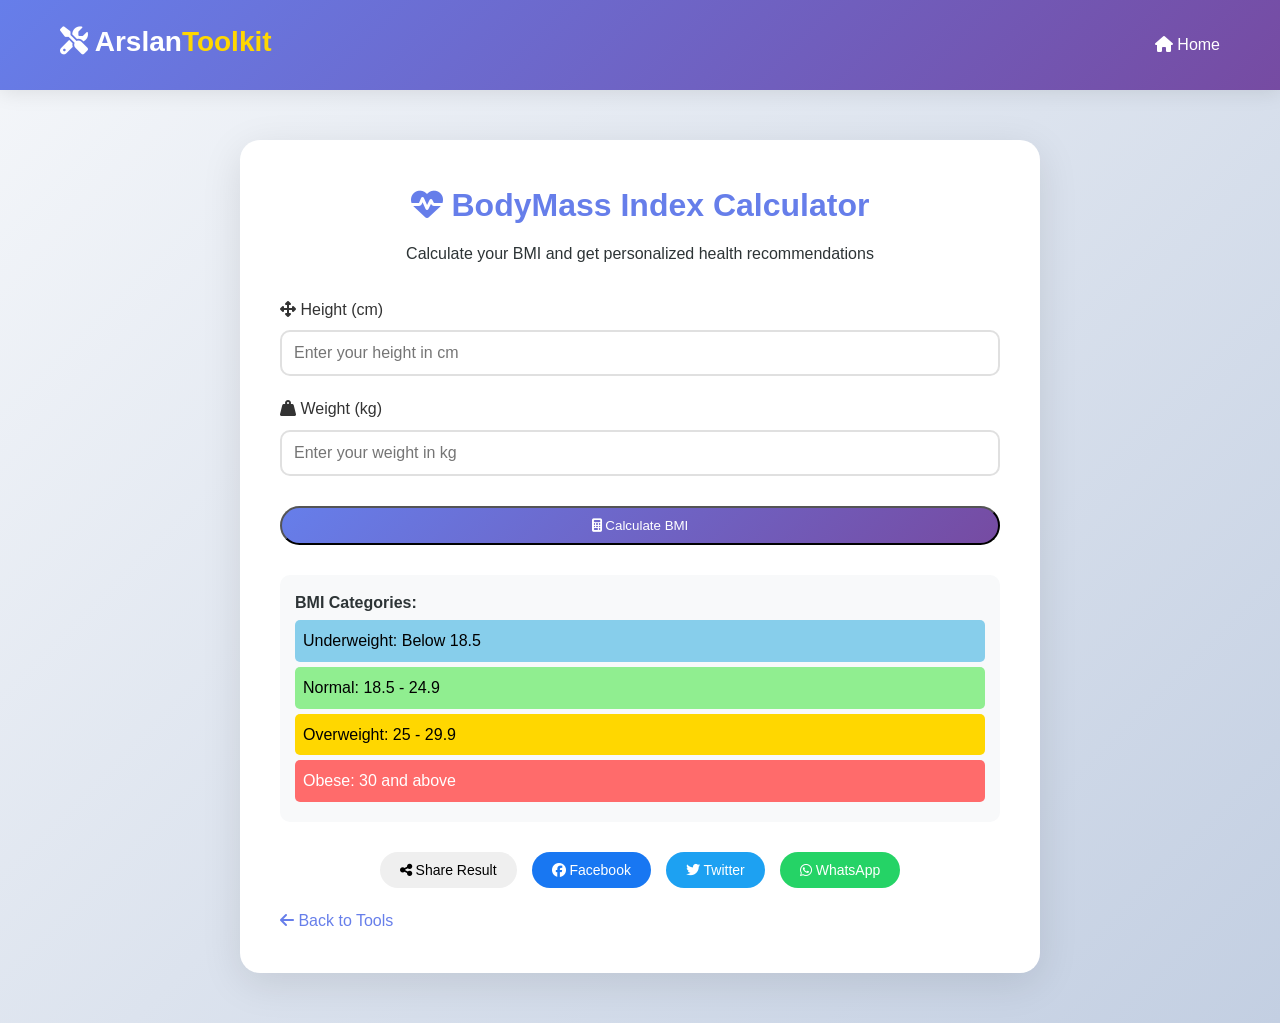
<file: bmi-calculator.htm>
<!DOCTYPE html>
<html lang="en">
<head>
    <meta charset="UTF-8">
    <meta name="viewport" content="width=device-width, initial-scale=1.0">
    <meta name="description" content="Calculate your Body Mass Index instantly with health insights. Free BMI calculator by Mr. Arslan.">
    <title>BodyMass Index | BMI Calculator by Mr. Arslan</title>
    <link rel="stylesheet" href="style.css">
    <link rel="stylesheet" href="https://cdnjs.cloudflare.com/ajax/libs/font-awesome/6.4.0/css/all.min.css">
    <style>
        .bmi-scale {
            margin-top: 20px;
            padding: 15px;
            background: #f8f9fa;
            border-radius: 10px;
        }
        .bmi-category {
            padding: 8px;
            margin: 5px 0;
            border-radius: 5px;
        }
        .underweight { background: #87CEEB; color: #000; }
        .normal { background: #90EE90; color: #000; }
        .overweight { background: #FFD700; color: #000; }
        .obese { background: #FF6B6B; color: #fff; }
    </style>
</head>
<body>
    <header class="header">
        <div class="container">
            <div class="logo">
                <h1><i class="fas fa-tools"></i> Arslan<span>Toolkit</span></h1>
            </div>
            <nav>
                <ul>
                    <li><a href="index.html"><i class="fas fa-home"></i> Home</a></li>
                </ul>
            </nav>
        </div>
    </header>

    <div class="tool-container">
        <div class="tool-header">
            <h2><i class="fas fa-heartbeat"></i> BodyMass Index Calculator</h2>
            <p>Calculate your BMI and get personalized health recommendations</p>
        </div>

        <div class="input-group">
            <label><i class="fas fa-arrows-alt"></i> Height (cm)</label>
            <input type="number" id="height" placeholder="Enter your height in cm">
        </div>

        <div class="input-group">
            <label><i class="fas fa-weight-hanging"></i> Weight (kg)</label>
            <input type="number" id="weight" placeholder="Enter your weight in kg">
        </div>

        <button onclick="calculateBMI()" class="tool-btn" style="width: 100%; margin: 10px 0;">
            <i class="fas fa-calculator"></i> Calculate BMI
        </button>

        <div id="result" class="result-box" style="display: none;">
            <h3 id="bmiValue"></h3>
            <p id="bmiCategory"></p>
            <p id="bmiAdvice"></p>
        </div>

        <div class="bmi-scale">
            <h4>BMI Categories:</h4>
            <div class="bmi-category underweight">Underweight: Below 18.5</div>
            <div class="bmi-category normal">Normal: 18.5 - 24.9</div>
            <div class="bmi-category overweight">Overweight: 25 - 29.9</div>
            <div class="bmi-category obese">Obese: 30 and above</div>
        </div>

        <div class="share-buttons">
            <button onclick="shareResult()" class="share-btn"><i class="fas fa-share-alt"></i> Share Result</button>
            <button onclick="shareOnFacebook(window.location.href, 'Check my BMI result!')" class="share-btn facebook"><i class="fab fa-facebook"></i> Facebook</button>
            <button onclick="shareOnTwitter(window.location.href, 'Check my BMI result!')" class="share-btn twitter"><i class="fab fa-twitter"></i> Twitter</button>
            <button onclick="shareOnWhatsapp(window.location.href, 'Check my BMI result!')" class="share-btn whatsapp"><i class="fab fa-whatsapp"></i> WhatsApp</button>
        </div>

        <a href="index.html" class="back-btn"><i class="fas fa-arrow-left"></i> Back to Tools</a>
    </div>

    <script>
        function calculateBMI() {
            let height = document.getElementById('height').value;
            let weight = document.getElementById('weight').value;
            
            if (height && weight) {
                let bmi = weight / ((height/100) ** 2);
                bmi = bmi.toFixed(1);
                
                let category = '';
                let advice = '';
                let color = '';
                
                if (bmi < 18.5) {
                    category = 'Underweight';
                    advice = '💪 Consider gaining weight through healthy nutrition and exercise.';
                    color = '#87CEEB';
                } else if (bmi >= 18.5 && bmi <= 24.9) {
                    category = 'Normal Weight';
                    advice = '🎉 Great! Maintain your healthy lifestyle!';
                    color = '#90EE90';
                } else if (bmi >= 25 && bmi <= 29.9) {
                    category = 'Overweight';
                    advice = '🏃‍♂️ Focus on balanced diet and regular exercise.';
                    color = '#FFD700';
                } else {
                    category = 'Obese';
                    advice = '⚠️ Consult a doctor for a personalized health plan.';
                    color = '#FF6B6B';
                }
                
                document.getElementById('bmiValue').innerHTML = `BMI: ${bmi}`;
                document.getElementById('bmiCategory').innerHTML = `<strong>Category:</strong> ${category}`;
                document.getElementById('bmiAdvice').innerHTML = advice;
                document.getElementById('result').style.display = 'block';
                document.getElementById('result').style.background = color;
            } else {
                alert('Please enter both height and weight');
            }
        }
        
        function shareResult() {
            let bmi = document.getElementById('bmiValue').innerHTML;
            let category = document.getElementById('bmiCategory').innerHTML;
            alert(`Share this result:\n${bmi}\n${category}\nvia social media buttons above!`);
        }
    </script>
    <script src="script.js"></script>
</body>
</html>
</file>
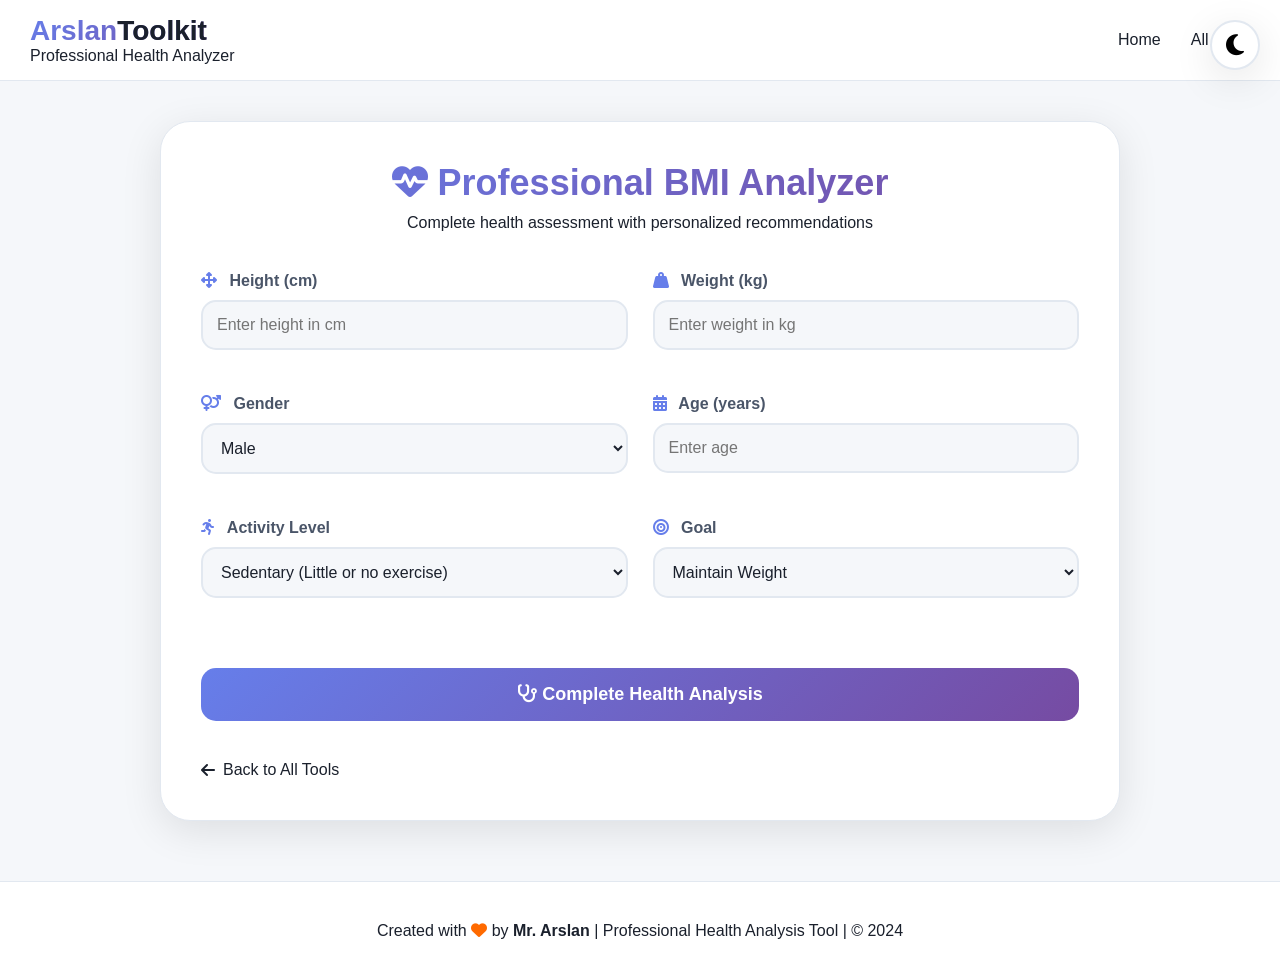
<file: bmi-calculator.html>
<!DOCTYPE html>
<html lang="en">
<head>
    <meta charset="UTF-8">
    <meta name="viewport" content="width=device-width, initial-scale=1.0">
    <meta name="description" content="Professional BMI Calculator with detailed health analysis, BMR, ideal weight, diet recommendations, and personalized fitness plan. Get accurate health insights instantly.">
    <meta name="keywords" content="BMI calculator, body mass index, health analyzer, BMR calculator, ideal weight, fitness planner, diet recommendations">
    <meta name="author" content="Mr. Arslan">
    <title>Pro BMI Analyzer | Complete Health Assessment by Mr. Arslan</title>
    <link rel="stylesheet" href="https://cdnjs.cloudflare.com/ajax/libs/font-awesome/6.4.0/css/all.min.css">
    <style>
        * {
            margin: 0;
            padding: 0;
            box-sizing: border-box;
            transition: background-color 0.3s, color 0.3s, border-color 0.3s;
        }

        /* Light Theme (Default) */
        :root {
            --bg-primary: #f5f7fa;
            --bg-secondary: #ffffff;
            --text-primary: #1a202c;
            --text-secondary: #4a5568;
            --card-bg: #ffffff;
            --border-color: #e2e8f0;
            --shadow: 0 10px 40px rgba(0,0,0,0.1);
            --gradient-start: #667eea;
            --gradient-end: #764ba2;
            --success: #48bb78;
            --warning: #ed8936;
            --danger: #f56565;
            --info: #4299e1;
        }

        body.dark {
            --bg-primary: #0f0c29;
            --bg-secondary: #1a1a2e;
            --text-primary: #f7fafc;
            --text-secondary: #cbd5e0;
            --card-bg: rgba(255,255,255,0.05);
            --border-color: rgba(255,255,255,0.1);
            --shadow: 0 10px 40px rgba(0,0,0,0.3);
        }

        body {
            font-family: 'Poppins', 'Segoe UI', Tahoma, Geneva, Verdana, sans-serif;
            background: var(--bg-primary);
            color: var(--text-primary);
            min-height: 100vh;
        }

        /* Theme Toggle Button */
        .theme-toggle {
            position: fixed;
            top: 20px;
            right: 20px;
            z-index: 1000;
        }

        .theme-btn {
            width: 50px;
            height: 50px;
            border-radius: 50%;
            background: var(--card-bg);
            border: 2px solid var(--border-color);
            cursor: pointer;
            font-size: 24px;
            display: flex;
            align-items: center;
            justify-content: center;
            transition: all 0.3s;
            box-shadow: var(--shadow);
        }

        .theme-btn:hover {
            transform: scale(1.1);
        }

        /* Header */
        .header {
            background: var(--bg-secondary);
            backdrop-filter: blur(10px);
            position: sticky;
            top: 0;
            z-index: 999;
            border-bottom: 1px solid var(--border-color);
            padding: 15px 0;
        }

        .container {
            max-width: 1300px;
            margin: 0 auto;
            padding: 0 30px;
        }

        .header .container {
            display: flex;
            justify-content: space-between;
            align-items: center;
            flex-wrap: wrap;
            gap: 20px;
        }

        .logo h1 {
            font-size: 28px;
            background: linear-gradient(135deg, var(--gradient-start), var(--gradient-end));
            -webkit-background-clip: text;
            -webkit-text-fill-color: transparent;
            background-clip: text;
        }

        .logo span {
            background: none;
            -webkit-text-fill-color: var(--text-primary);
        }

        nav ul {
            display: flex;
            list-style: none;
            gap: 30px;
        }

        nav ul li a {
            color: var(--text-primary);
            text-decoration: none;
            transition: all 0.3s;
        }

        nav ul li a:hover {
            color: var(--gradient-start);
        }

        /* Main Container */
        .main-container {
            max-width: 1000px;
            margin: 40px auto;
            padding: 0 20px;
        }

        /* Tool Card */
        .tool-card {
            background: var(--card-bg);
            border-radius: 30px;
            padding: 40px;
            border: 1px solid var(--border-color);
            box-shadow: var(--shadow);
        }

        .tool-header {
            text-align: center;
            margin-bottom: 40px;
        }

        .tool-header h2 {
            font-size: 36px;
            background: linear-gradient(135deg, var(--gradient-start), var(--gradient-end));
            -webkit-background-clip: text;
            -webkit-text-fill-color: transparent;
            margin-bottom: 10px;
        }

        /* Input Grid */
        .input-grid {
            display: grid;
            grid-template-columns: 1fr 1fr;
            gap: 25px;
            margin-bottom: 30px;
        }

        .input-group {
            margin-bottom: 20px;
        }

        .input-group label {
            display: block;
            margin-bottom: 10px;
            font-weight: 600;
            color: var(--text-secondary);
        }

        .input-group label i {
            margin-right: 8px;
            color: var(--gradient-start);
        }

        .input-group input, .input-group select {
            width: 100%;
            padding: 14px;
            background: var(--bg-primary);
            border: 2px solid var(--border-color);
            border-radius: 15px;
            font-size: 16px;
            color: var(--text-primary);
            transition: all 0.3s;
        }

        .input-group input:focus, .input-group select:focus {
            outline: none;
            border-color: var(--gradient-start);
        }

        .calculate-btn {
            width: 100%;
            padding: 16px;
            background: linear-gradient(135deg, var(--gradient-start), var(--gradient-end));
            border: none;
            border-radius: 15px;
            color: white;
            font-size: 18px;
            font-weight: 600;
            cursor: pointer;
            transition: all 0.3s;
            margin: 20px 0;
        }

        .calculate-btn:hover {
            transform: translateY(-2px);
            box-shadow: 0 10px 20px rgba(102,126,234,0.3);
        }

        /* Results Section */
        .results-section {
            margin-top: 30px;
            display: none;
        }

        .bmi-card {
            background: linear-gradient(135deg, var(--gradient-start), var(--gradient-end));
            border-radius: 20px;
            padding: 30px;
            text-align: center;
            margin-bottom: 30px;
            color: white;
        }

        .bmi-value {
            font-size: 64px;
            font-weight: bold;
            margin: 20px 0;
        }

        .bmi-category {
            font-size: 24px;
            margin-bottom: 10px;
        }

        /* Progress Bar */
        .progress-container {
            margin: 20px 0;
        }

        .progress-bar {
            width: 100%;
            height: 12px;
            background: rgba(255,255,255,0.3);
            border-radius: 10px;
            overflow: hidden;
        }

        .progress-fill {
            height: 100%;
            border-radius: 10px;
            transition: width 0.5s ease;
        }

        .progress-labels {
            display: flex;
            justify-content: space-between;
            margin-top: 8px;
            font-size: 12px;
        }

        /* Stats Grid */
        .stats-grid {
            display: grid;
            grid-template-columns: repeat(auto-fit, minmax(250px, 1fr));
            gap: 20px;
            margin-bottom: 30px;
        }

        .stat-card {
            background: var(--bg-primary);
            border-radius: 15px;
            padding: 20px;
            border: 1px solid var(--border-color);
        }

        .stat-card h4 {
            color: var(--text-secondary);
            margin-bottom: 10px;
            font-size: 14px;
        }

        .stat-card .value {
            font-size: 28px;
            font-weight: bold;
            color: var(--text-primary);
        }

        /* Recommendations */
        .recommendations {
            background: var(--bg-primary);
            border-radius: 20px;
            padding: 25px;
            margin-top: 20px;
            border: 1px solid var(--border-color);
        }

        .recommendations h3 {
            margin-bottom: 20px;
            color: var(--gradient-start);
        }

        .rec-item {
            display: flex;
            gap: 15px;
            margin-bottom: 20px;
            padding: 15px;
            background: var(--card-bg);
            border-radius: 15px;
        }

        .rec-icon {
            width: 50px;
            height: 50px;
            background: linear-gradient(135deg, var(--gradient-start), var(--gradient-end));
            border-radius: 50%;
            display: flex;
            align-items: center;
            justify-content: center;
            font-size: 24px;
            color: white;
        }

        .rec-content h4 {
            margin-bottom: 8px;
            color: var(--text-primary);
        }

        .rec-content p {
            color: var(--text-secondary);
            font-size: 14px;
            line-height: 1.5;
        }

        /* Share Buttons */
        .share-buttons {
            display: flex;
            justify-content: center;
            gap: 15px;
            margin: 30px 0;
            flex-wrap: wrap;
        }

        .share-btn {
            padding: 12px 25px;
            border: none;
            border-radius: 50px;
            cursor: pointer;
            font-size: 14px;
            font-weight: 600;
            transition: all 0.3s;
            display: inline-flex;
            align-items: center;
            gap: 8px;
        }

        .share-btn:hover {
            transform: translateY(-3px);
        }

        .share-btn.facebook { background: #1877f2; color: white; }
        .share-btn.twitter { background: #1da1f2; color: white; }
        .share-btn.whatsapp { background: #25d366; color: white; }
        .share-btn.copy { background: linear-gradient(135deg, var(--gradient-start), var(--gradient-end)); color: white; }

        .back-btn {
            display: inline-flex;
            align-items: center;
            gap: 8px;
            color: var(--text-primary);
            text-decoration: none;
            margin-top: 20px;
        }

        .footer {
            background: var(--bg-secondary);
            padding: 40px 0 20px;
            margin-top: 60px;
            border-top: 1px solid var(--border-color);
            text-align: center;
        }

        @media (max-width: 768px) {
            .input-grid {
                grid-template-columns: 1fr;
                gap: 15px;
            }
            
            .tool-card {
                padding: 25px;
            }
            
            .bmi-value {
                font-size: 48px;
            }
            
            .stats-grid {
                grid-template-columns: 1fr;
            }
        }
    </style>
</head>
<body>

    <!-- Theme Toggle -->
    <div class="theme-toggle">
        <button class="theme-btn" onclick="toggleTheme()">
            <i class="fas fa-moon"></i>
        </button>
    </div>

    <!-- Header -->
    <header class="header">
        <div class="container">
            <div class="logo">
                <h1>Arslan<span>Toolkit</span></h1>
                <div class="tagline">Professional Health Analyzer</div>
            </div>
            <nav>
                <ul>
                    <li><a href="index.html">Home</a></li>
                    <li><a href="index.html#tools">All Tools</a></li>
                </ul>
            </nav>
        </div>
    </header>

    <!-- Main Content -->
    <div class="main-container">
        <div class="tool-card">
            <div class="tool-header">
                <h2><i class="fas fa-heartbeat"></i> Professional BMI Analyzer</h2>
                <p>Complete health assessment with personalized recommendations</p>
            </div>

            <div class="input-grid">
                <div class="input-group">
                    <label><i class="fas fa-arrows-alt"></i> Height (cm)</label>
                    <input type="number" id="height" placeholder="Enter height in cm" step="0.1">
                </div>
                <div class="input-group">
                    <label><i class="fas fa-weight-hanging"></i> Weight (kg)</label>
                    <input type="number" id="weight" placeholder="Enter weight in kg" step="0.1">
                </div>
                <div class="input-group">
                    <label><i class="fas fa-venus-mars"></i> Gender</label>
                    <select id="gender">
                        <option value="male">Male</option>
                        <option value="female">Female</option>
                    </select>
                </div>
                <div class="input-group">
                    <label><i class="fas fa-calendar-alt"></i> Age (years)</label>
                    <input type="number" id="age" placeholder="Enter age" step="1">
                </div>
                <div class="input-group">
                    <label><i class="fas fa-running"></i> Activity Level</label>
                    <select id="activity">
                        <option value="1.2">Sedentary (Little or no exercise)</option>
                        <option value="1.375">Lightly Active (1-3 days/week)</option>
                        <option value="1.55">Moderately Active (3-5 days/week)</option>
                        <option value="1.725">Very Active (6-7 days/week)</option>
                        <option value="1.9">Super Active (Athlete)</option>
                    </select>
                </div>
                <div class="input-group">
                    <label><i class="fas fa-bullseye"></i> Goal</label>
                    <select id="goal">
                        <option value="maintain">Maintain Weight</option>
                        <option value="lose">Lose Weight</option>
                        <option value="gain">Gain Weight</option>
                    </select>
                </div>
            </div>

            <button class="calculate-btn" onclick="calculateFullAnalysis()">
                <i class="fas fa-stethoscope"></i> Complete Health Analysis
            </button>

            <!-- Results Section -->
            <div id="results" class="results-section">
                <!-- BMI Card -->
                <div class="bmi-card" id="bmiCard">
                    <h3>Your Body Mass Index</h3>
                    <div class="bmi-value" id="bmiValue">--</div>
                    <div class="bmi-category" id="bmiCategory">--</div>
                    <div class="progress-container">
                        <div class="progress-bar">
                            <div class="progress-fill" id="bmiProgress" style="width: 0%;"></div>
                        </div>
                        <div class="progress-labels">
                            <span>Underweight</span>
                            <span>Normal</span>
                            <span>Overweight</span>
                            <span>Obese</span>
                        </div>
                    </div>
                    <p id="bmiDescription" style="margin-top: 15px;"></p>
                </div>

                <!-- Stats Grid -->
                <div class="stats-grid">
                    <div class="stat-card">
                        <h4><i class="fas fa-weight"></i> Ideal Weight Range</h4>
                        <div class="value" id="idealWeight">-- kg</div>
                        <small>For your height</small>
                    </div>
                    <div class="stat-card">
                        <h4><i class="fas fa-fire"></i> BMR (Calories/Day)</h4>
                        <div class="value" id="bmr">--</div>
                        <small>Basal Metabolic Rate</small>
                    </div>
                    <div class="stat-card">
                        <h4><i class="fas fa-apple-alt"></i> Daily Calories Need</h4>
                        <div class="value" id="dailyCalories">--</div>
                        <small>To reach your goal</small>
                    </div>
                    <div class="stat-card">
                        <h4><i class="fas fa-tint"></i> Daily Water Intake</h4>
                        <div class="value" id="waterIntake">-- L</div>
                        <small>Recommended</small>
                    </div>
                </div>

                <!-- Detailed Recommendations -->
                <div class="recommendations">
                    <h3><i class="fas fa-clinic-medical"></i> Personalized Health Plan</h3>
                    
                    <div id="dietRecommendation" class="rec-item">
                        <div class="rec-icon"><i class="fas fa-utensils"></i></div>
                        <div class="rec-content">
                            <h4>🍽️ Diet Recommendation</h4>
                            <p>Loading your personalized diet plan...</p>
                        </div>
                    </div>

                    <div id="exerciseRecommendation" class="rec-item">
                        <div class="rec-icon"><i class="fas fa-dumbbell"></i></div>
                        <div class="rec-content">
                            <h4>💪 Exercise Plan</h4>
                            <p>Loading your customized workout plan...</p>
                        </div>
                    </div>

                    <div id="lifestyleRecommendation" class="rec-item">
                        <div class="rec-icon"><i class="fas fa-bed"></i></div>
                        <div class="rec-content">
                            <h4>🌙 Lifestyle Tips</h4>
                            <p>Loading lifestyle recommendations...</p>
                        </div>
                    </div>

                    <div id="healthWarning" class="rec-item" style="display: none;">
                        <div class="rec-icon"><i class="fas fa-exclamation-triangle"></i></div>
                        <div class="rec-content">
                            <h4>⚠️ Health Advisory</h4>
                            <p></p>
                        </div>
                    </div>
                </div>

                <!-- Share Buttons -->
                <div class="share-buttons">
                    <button onclick="shareDetailedReport()" class="share-btn copy"><i class="fas fa-file-alt"></i> Share Report</button>
                    <button onclick="shareOnFacebook()" class="share-btn facebook"><i class="fab fa-facebook"></i> Facebook</button>
                    <button onclick="shareOnTwitter()" class="share-btn twitter"><i class="fab fa-twitter"></i> Twitter</button>
                    <button onclick="shareOnWhatsapp()" class="share-btn whatsapp"><i class="fab fa-whatsapp"></i> WhatsApp</button>
                </div>
            </div>

            <a href="index.html" class="back-btn"><i class="fas fa-arrow-left"></i> Back to All Tools</a>
        </div>
    </div>

    <footer class="footer">
        <div class="container">
            <p>Created with <i class="fas fa-heart" style="color: #ff6a00;"></i> by <strong>Mr. Arslan</strong> | Professional Health Analysis Tool | © 2024</p>
        </div>
    </footer>

    <script>
        let currentAnalysis = null;

        function toggleTheme() {
            document.body.classList.toggle('dark');
            const btn = document.querySelector('.theme-btn i');
            if (document.body.classList.contains('dark')) {
                btn.className = 'fas fa-sun';
            } else {
                btn.className = 'fas fa-moon';
            }
        }

        function calculateFullAnalysis() {
            const height = parseFloat(document.getElementById('height').value);
            const weight = parseFloat(document.getElementById('weight').value);
            const age = parseFloat(document.getElementById('age').value);
            const gender = document.getElementById('gender').value;
            const activity = parseFloat(document.getElementById('activity').value);
            const goal = document.getElementById('goal').value;

            if (!height || !weight || !age || height <= 0 || weight <= 0 || age <= 0) {
                alert('⚠️ Please fill all fields with valid values!');
                return;
            }

            // Calculate BMI
            const bmi = weight / ((height/100) ** 2);
            const bmiFixed = bmi.toFixed(1);
            
            // Determine BMI Category and Color
            let category = '';
            let progressWidth = 0;
            let description = '';
            
            if (bmi < 18.5) {
                category = 'Underweight';
                progressWidth = (bmi / 18.5) * 25;
                description = 'You are underweight. Consider gaining weight through healthy nutrition and strength training.';
            } else if (bmi >= 18.5 && bmi <= 24.9) {
                category = 'Normal Weight ✓';
                progressWidth = 25 + ((bmi - 18.5) / 6.4) * 25;
                description = 'Excellent! You have a healthy weight. Maintain with balanced diet and regular exercise.';
            } else if (bmi >= 25 && bmi <= 29.9) {
                category = 'Overweight';
                progressWidth = 50 + ((bmi - 25) / 4.9) * 25;
                description = 'You are overweight. Focus on portion control and increase physical activity.';
            } else {
                category = 'Obese';
                progressWidth = 75 + Math.min(((bmi - 30) / 10) * 25, 25);
                description = 'Your BMI indicates obesity. Consult a healthcare provider for a personalized weight management plan.';
            }

            // Calculate Ideal Weight (using Devine formula)
            let idealMin, idealMax;
            if (gender === 'male') {
                idealMin = 50 + 2.3 * ((height - 152.4) / 2.54);
                idealMax = idealMin + 10;
            } else {
                idealMin = 45.5 + 2.3 * ((height - 152.4) / 2.54);
                idealMax = idealMin + 10;
            }
            idealMin = Math.max(idealMin, 45).toFixed(1);
            idealMax = idealMax.toFixed(1);

            // Calculate BMR (Mifflin-St Jeor Equation)
            let bmr;
            if (gender === 'male') {
                bmr = (10 * weight) + (6.25 * height) - (5 * age) + 5;
            } else {
                bmr = (10 * weight) + (6.25 * height) - (5 * age) - 161;
            }
            bmr = Math.round(bmr);
            
            // Calculate Daily Calories based on activity and goal
            let dailyCalories = bmr * activity;
            if (goal === 'lose') {
                dailyCalories -= 500;
            } else if (goal === 'gain') {
                dailyCalories += 500;
            }
            dailyCalories = Math.round(dailyCalories);
            
            // Calculate Water Intake (30-40ml per kg)
            const waterIntake = (weight * 0.033).toFixed(1);
            
            // Update UI
            document.getElementById('results').style.display = 'block';
            document.getElementById('bmiValue').innerHTML = bmiFixed;
            document.getElementById('bmiCategory').innerHTML = category;
            document.getElementById('bmiProgress').style.width = progressWidth + '%';
            document.getElementById('bmiDescription').innerHTML = description;
            document.getElementById('idealWeight').innerHTML = `${idealMin} - ${idealMax} kg`;
            document.getElementById('bmr').innerHTML = bmr;
            document.getElementById('dailyCalories').innerHTML = dailyCalories;
            document.getElementById('waterIntake').innerHTML = waterIntake;
            
            // Set BMI Card Color based on category
            const bmiCard = document.getElementById('bmiCard');
            if (bmi < 18.5) {
                bmiCard.style.background = 'linear-gradient(135deg, #4299e1, #2c5282)';
                document.getElementById('bmiProgress').style.background = '#4299e1';
            } else if (bmi >= 18.5 && bmi <= 24.9) {
                bmiCard.style.background = 'linear-gradient(135deg, #48bb78, #2f855a)';
                document.getElementById('bmiProgress').style.background = '#48bb78';
            } else if (bmi >= 25 && bmi <= 29.9) {
                bmiCard.style.background = 'linear-gradient(135deg, #ed8936, #c05621)';
                document.getElementById('bmiProgress').style.background = '#ed8936';
            } else {
                bmiCard.style.background = 'linear-gradient(135deg, #f56565, #c53030)';
                document.getElementById('bmiProgress').style.background = '#f56565';
            }
            
            // Generate Recommendations
            generateRecommendations(bmi, age, gender, goal, weight, height);
            
            // Store for sharing
            currentAnalysis = {
                bmi: bmiFixed,
                category: category,
                idealWeight: `${idealMin}-${idealMax} kg`,
                bmr: bmr,
                dailyCalories: dailyCalories,
                waterIntake: waterIntake,
                description: description,
                height: height,
                weight: weight,
                age: age,
                gender: gender,
                goal: goal
            };
            
            // Scroll to results
            document.getElementById('results').scrollIntoView({ behavior: 'smooth' });
        }
        
        function generateRecommendations(bmi, age, gender, goal, weight, height) {
            // Diet Recommendation
            let dietText = '';
            if (goal === 'lose') {
                dietText = `🍎 Create a calorie deficit of 500 calories daily. Focus on: <strong>lean proteins, vegetables, whole grains</strong>. Avoid: sugary drinks, processed foods. Eat 5-6 small meals daily.`;
            } else if (goal === 'gain') {
                dietText = `💪 Increase calorie intake by 500 calories daily. Focus on: <strong>lean proteins, complex carbs, healthy fats</strong>. Add nuts, avocado, olive oil to meals. Eat protein every 3-4 hours.`;
            } else {
                dietText = `⚖️ Maintain your current weight with balanced nutrition. Include: <strong>lean proteins, whole grains, fruits, vegetables, healthy fats</strong>. Limit processed foods and sugar.`;
            }
            
            if (bmi > 30) {
                dietText += ` ⚠️ Consider consulting a nutritionist for a structured weight loss plan. Focus on portion control and nutrient-dense foods.`;
            } else if (bmi < 18.5) {
                dietText += ` 🍗 Include calorie-dense nutritious foods like nuts, seeds, avocados, and protein shakes. Eat frequently throughout the day.`;
            }
            
            document.getElementById('dietRecommendation').innerHTML = `
                <div class="rec-icon"><i class="fas fa-utensils"></i></div>
                <div class="rec-content">
                    <h4>🍽️ Diet Recommendation</h4>
                    <p>${dietText}</p>
                </div>
            `;
            
            // Exercise Recommendation
            let exerciseText = '';
            if (goal === 'lose') {
                exerciseText = `🏃‍♂️ <strong>Cardio:</strong> 30-45 minutes, 5 days/week (walking, running, cycling)<br>
                                💪 <strong>Strength Training:</strong> 2-3 days/week for muscle preservation<br>
                                🧘 <strong>HIIT:</strong> 2 sessions/week for maximum calorie burn`;
            } else if (goal === 'gain') {
                exerciseText = `🏋️ <strong>Strength Training:</strong> 4-5 days/week focusing on compound exercises<br>
                                🍗 <strong>Progressive Overload:</strong> Increase weights gradually<br>
                                🚶 <strong>Light Cardio:</strong> Limit to 2-3 sessions/week to preserve calories`;
            } else {
                exerciseText = `🏃 <strong>Moderate Cardio:</strong> 150 minutes/week<br>
                                💪 <strong>Strength Training:</strong> 2-3 days/week<br>
                                🧘 <strong>Flexibility:</strong> Include stretching or yoga 2-3 times/week`;
            }
            
            if (bmi > 30) {
                exerciseText += `<br>⚠️ Start with low-impact exercises like swimming, walking, or stationary cycling to protect joints.`;
            }
            
            document.getElementById('exerciseRecommendation').innerHTML = `
                <div class="rec-icon"><i class="fas fa-dumbbell"></i></div>
                <div class="rec-content">
                    <h4>💪 Exercise Plan</h4>
                    <p>${exerciseText}</p>
                </div>
            `;
            
            // Lifestyle Tips
            let lifestyleText = `😴 <strong>Sleep:</strong> Aim for 7-9 hours of quality sleep daily<br>
                                 💧 <strong>Hydration:</strong> Drink ${(weight * 0.033).toFixed(1)}L water daily<br>
                                 📱 <strong>Screen Time:</strong> Take breaks every 45 minutes<br>
                                 🧘 <strong>Stress Management:</strong> Practice meditation or deep breathing daily`;
            
            if (bmi < 18.5) {
                lifestyleText += `<br>🍽️ Set reminders to eat if you often skip meals. Consider meal prep to ensure consistent nutrition.`;
            } else if (bmi > 30) {
                lifestyleText += `<br>🩺 Schedule regular health check-ups. Track your progress weekly. Consider joining a support group.`;
            }
            
            document.getElementById('lifestyleRecommendation').innerHTML = `
                <div class="rec-icon"><i class="fas fa-bed"></i></div>
                <div class="rec-content">
                    <h4>🌙 Lifestyle Tips</h4>
                    <p>${lifestyleText}</p>
                </div>
            `;
            
            // Health Warning for extreme cases
            const healthWarning = document.getElementById('healthWarning');
            if (bmi > 35 || bmi < 16) {
                healthWarning.style.display = 'flex';
                let warningText = '';
                if (bmi > 35) {
                    warningText = 'Your BMI indicates severe obesity. Please consult a healthcare professional immediately. This condition may increase risk of heart disease, diabetes, and other serious health issues.';
                } else if (bmi < 16) {
                    warningText = 'Your BMI indicates severe underweight. Please consult a healthcare professional. This may indicate underlying health issues or nutritional deficiencies.';
                }
                healthWarning.querySelector('.rec-content p').innerHTML = warningText;
            } else {
                healthWarning.style.display = 'none';
            }
        }
        
        function shareDetailedReport() {
            if (!currentAnalysis) {
                alert('Please calculate your health analysis first!');
                return;
            }
            
            const report = `🏥 MY HEALTH REPORT 🏥
            
📊 BMI: ${currentAnalysis.bmi} (${currentAnalysis.category})
🎯 Ideal Weight: ${currentAnalysis.idealWeight}
🔥 Daily BMR: ${currentAnalysis.bmr} calories
🍽️ Daily Calories Need: ${currentAnalysis.dailyCalories} calories
💧 Daily Water: ${currentAnalysis.waterIntake}L

📝 Health Assessment:
${currentAnalysis.description}

---
Get your free health analysis at Arslan Toolkit!`;
            
            alert('📋 Your detailed report is ready!\n\n' + report + '\n\nClick on social media buttons to share this report!');
            
            // Store for social sharing
            window.currentShareText = report;
        }
        
        function shareOnFacebook() {
            if (window.currentShareText) {
                window.open(`https://www.facebook.com/sharer/sharer.php?u=${encodeURIComponent(window.location.href)}&quote=${encodeURIComponent(window.currentShareText)}`, '_blank', 'width=600,height=400');
            } else {
                alert('Please calculate and generate report first!');
            }
        }
        
        function shareOnTwitter() {
            if (window.currentShareText) {
                window.open(`https://twitter.com/intent/tweet?text=${encodeURIComponent(window.currentShareText.substring(0, 280))}&url=${encodeURIComponent(window.location.href)}`, '_blank', 'width=600,height=400');
            } else {
                alert('Please calculate and generate report first!');
            }
        }
        
        function shareOnWhatsapp() {
            if (window.currentShareText) {
                window.open(`https://wa.me/?text=${encodeURIComponent(window.currentShareText + ' ' + window.location.href)}`, '_blank');
            } else {
                alert('Please calculate and generate report first!');
            }
        }
        
        // Enter key support
        document.addEventListener('keypress', function(event) {
            if (event.key === 'Enter') {
                calculateFullAnalysis();
            }
        });
        
        // Load saved theme preference
        if (localStorage.getItem('theme') === 'dark') {
            document.body.classList.add('dark');
            document.querySelector('.theme-btn i').className = 'fas fa-sun';
        }
        
        function toggleTheme() {
            document.body.classList.toggle('dark');
            const isDark = document.body.classList.contains('dark');
            localStorage.setItem('theme', isDark ? 'dark' : 'light');
        }
    </script>
</body>
</html>
</file>
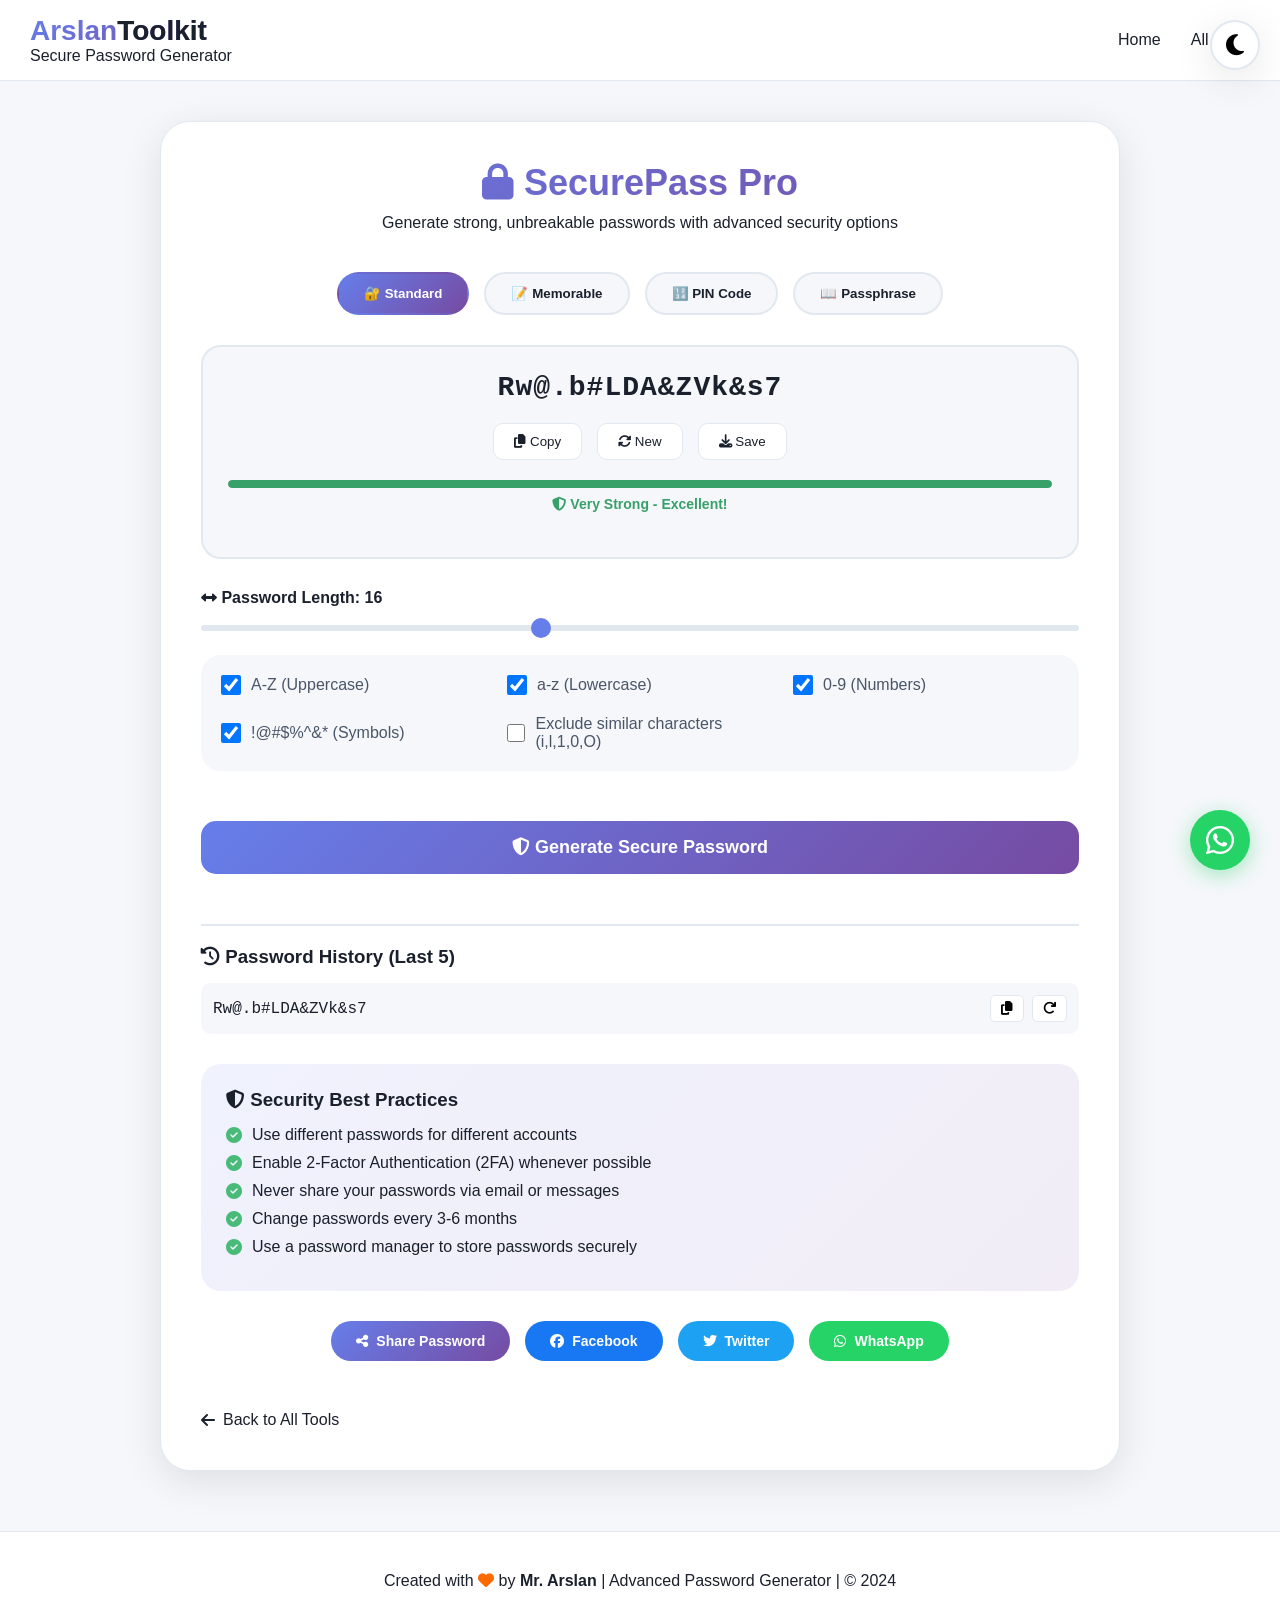
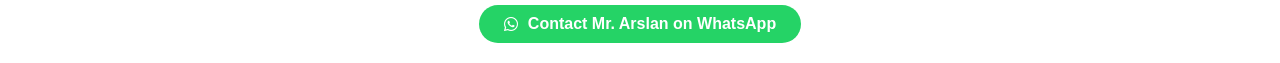
<file: password-generator.html>
<!DOCTYPE html>
<html lang="en">
<head>
    <meta charset="UTF-8">
    <meta name="viewport" content="width=device-width, initial-scale=1.0">
    <meta name="description" content="Professional password generator - Create strong, secure passwords with customizable options. Generate standard passwords, memorable phrases, PIN codes, and secure passphrases.">
    <meta name="keywords" content="password generator, strong password, secure password, random password, passphrase generator, PIN generator">
    <meta name="author" content="Mr. Arslan">
    <title>SecurePass Pro | Advanced Password Generator by Mr. Arslan</title>
    <link rel="stylesheet" href="https://cdnjs.cloudflare.com/ajax/libs/font-awesome/6.4.0/css/all.min.css">
    <style>
        * {
            margin: 0;
            padding: 0;
            box-sizing: border-box;
            transition: background-color 0.3s, color 0.3s, border-color 0.3s;
        }

        :root {
            --bg-primary: #f5f7fa;
            --bg-secondary: #ffffff;
            --text-primary: #1a202c;
            --text-secondary: #4a5568;
            --card-bg: #ffffff;
            --border-color: #e2e8f0;
            --shadow: 0 10px 40px rgba(0,0,0,0.1);
            --gradient-start: #667eea;
            --gradient-end: #764ba2;
            --success: #48bb78;
            --warning: #ed8936;
            --danger: #f56565;
            --info: #4299e1;
            --weak: #f56565;
            --medium: #ed8936;
            --strong: #48bb78;
        }

        body.dark {
            --bg-primary: #0f0c29;
            --bg-secondary: #1a1a2e;
            --text-primary: #f7fafc;
            --text-secondary: #cbd5e0;
            --card-bg: rgba(255,255,255,0.05);
            --border-color: rgba(255,255,255,0.1);
            --shadow: 0 10px 40px rgba(0,0,0,0.3);
        }

        body {
            font-family: 'Poppins', 'Segoe UI', Tahoma, Geneva, Verdana, sans-serif;
            background: var(--bg-primary);
            color: var(--text-primary);
            min-height: 100vh;
        }

        .theme-toggle {
            position: fixed;
            top: 20px;
            right: 20px;
            z-index: 1000;
        }

        .theme-btn {
            width: 50px;
            height: 50px;
            border-radius: 50%;
            background: var(--card-bg);
            border: 2px solid var(--border-color);
            cursor: pointer;
            font-size: 24px;
            display: flex;
            align-items: center;
            justify-content: center;
            transition: all 0.3s;
            box-shadow: var(--shadow);
        }

        .theme-btn:hover {
            transform: scale(1.1);
        }

        .header {
            background: var(--bg-secondary);
            backdrop-filter: blur(10px);
            position: sticky;
            top: 0;
            z-index: 999;
            border-bottom: 1px solid var(--border-color);
            padding: 15px 0;
        }

        .container {
            max-width: 1300px;
            margin: 0 auto;
            padding: 0 30px;
        }

        .header .container {
            display: flex;
            justify-content: space-between;
            align-items: center;
            flex-wrap: wrap;
            gap: 20px;
        }

        .logo h1 {
            font-size: 28px;
            background: linear-gradient(135deg, var(--gradient-start), var(--gradient-end));
            -webkit-background-clip: text;
            -webkit-text-fill-color: transparent;
            background-clip: text;
        }

        .logo span {
            background: none;
            -webkit-text-fill-color: var(--text-primary);
        }

        nav ul {
            display: flex;
            list-style: none;
            gap: 30px;
        }

        nav ul li a {
            color: var(--text-primary);
            text-decoration: none;
            transition: all 0.3s;
        }

        nav ul li a:hover {
            color: var(--gradient-start);
        }

        .main-container {
            max-width: 1000px;
            margin: 40px auto;
            padding: 0 20px;
        }

        .tool-card {
            background: var(--card-bg);
            border-radius: 30px;
            padding: 40px;
            border: 1px solid var(--border-color);
            box-shadow: var(--shadow);
        }

        .tool-header {
            text-align: center;
            margin-bottom: 40px;
        }

        .tool-header h2 {
            font-size: 36px;
            background: linear-gradient(135deg, var(--gradient-start), var(--gradient-end));
            -webkit-background-clip: text;
            -webkit-text-fill-color: transparent;
            margin-bottom: 10px;
        }

        .type-selector {
            display: flex;
            gap: 15px;
            margin-bottom: 30px;
            flex-wrap: wrap;
            justify-content: center;
        }

        .type-btn {
            padding: 12px 25px;
            background: var(--bg-primary);
            border: 2px solid var(--border-color);
            border-radius: 50px;
            cursor: pointer;
            font-weight: 600;
            transition: all 0.3s;
            color: var(--text-primary);
        }

        .type-btn.active {
            background: linear-gradient(135deg, var(--gradient-start), var(--gradient-end));
            color: white;
            border-color: transparent;
        }

        .type-btn:hover {
            transform: translateY(-2px);
        }

        .password-display {
            background: var(--bg-primary);
            border-radius: 20px;
            padding: 25px;
            margin-bottom: 30px;
            text-align: center;
            position: relative;
            border: 2px solid var(--border-color);
        }

        .password-text {
            font-size: 28px;
            font-family: 'Courier New', monospace;
            font-weight: bold;
            word-break: break-all;
            letter-spacing: 1px;
            color: var(--text-primary);
        }

        .password-actions {
            margin-top: 20px;
            display: flex;
            gap: 15px;
            justify-content: center;
            flex-wrap: wrap;
        }

        .action-btn {
            padding: 10px 20px;
            background: var(--card-bg);
            border: 1px solid var(--border-color);
            border-radius: 10px;
            cursor: pointer;
            transition: all 0.3s;
            color: var(--text-primary);
        }

        .action-btn:hover {
            background: var(--gradient-start);
            color: white;
            transform: translateY(-2px);
        }

        .strength-meter {
            margin: 20px 0;
        }

        .strength-bar {
            height: 8px;
            background: var(--border-color);
            border-radius: 10px;
            overflow: hidden;
        }

        .strength-fill {
            height: 100%;
            width: 0%;
            transition: width 0.3s, background 0.3s;
            border-radius: 10px;
        }

        .strength-text {
            margin-top: 8px;
            font-size: 14px;
            font-weight: 600;
        }

        .options-grid {
            display: grid;
            grid-template-columns: repeat(auto-fit, minmax(200px, 1fr));
            gap: 20px;
            margin-bottom: 30px;
            padding: 20px;
            background: var(--bg-primary);
            border-radius: 20px;
        }

        .option {
            display: flex;
            align-items: center;
            gap: 10px;
        }

        .option input[type="checkbox"] {
            width: 20px;
            height: 20px;
            cursor: pointer;
        }

        .option label {
            cursor: pointer;
            color: var(--text-secondary);
        }

        .length-control {
            margin-bottom: 20px;
        }

        .length-control label {
            display: block;
            margin-bottom: 10px;
            font-weight: 600;
        }

        .length-slider {
            width: 100%;
            height: 6px;
            -webkit-appearance: none;
            background: var(--border-color);
            border-radius: 5px;
            outline: none;
        }

        .length-slider::-webkit-slider-thumb {
            -webkit-appearance: none;
            width: 20px;
            height: 20px;
            border-radius: 50%;
            background: var(--gradient-start);
            cursor: pointer;
        }

        .length-value {
            text-align: center;
            margin-top: 10px;
            font-size: 18px;
            font-weight: bold;
        }

        .generate-btn {
            width: 100%;
            padding: 16px;
            background: linear-gradient(135deg, var(--gradient-start), var(--gradient-end));
            border: none;
            border-radius: 15px;
            color: white;
            font-size: 18px;
            font-weight: 600;
            cursor: pointer;
            transition: all 0.3s;
            margin: 20px 0;
        }

        .generate-btn:hover {
            transform: translateY(-2px);
            box-shadow: 0 10px 20px rgba(102,126,234,0.3);
        }

        .history-section {
            margin-top: 30px;
            padding-top: 20px;
            border-top: 2px solid var(--border-color);
        }

        .history-section h3 {
            margin-bottom: 15px;
        }

        .history-list {
            display: flex;
            flex-direction: column;
            gap: 10px;
        }

        .history-item {
            display: flex;
            justify-content: space-between;
            align-items: center;
            padding: 12px;
            background: var(--bg-primary);
            border-radius: 10px;
            font-family: 'Courier New', monospace;
        }

        .history-item span {
            word-break: break-all;
        }

        .history-actions {
            display: flex;
            gap: 8px;
        }

        .history-actions button {
            padding: 5px 10px;
            background: var(--card-bg);
            border: 1px solid var(--border-color);
            border-radius: 5px;
            cursor: pointer;
        }

        .security-tips {
            background: linear-gradient(135deg, rgba(102,126,234,0.1), rgba(118,75,162,0.1));
            border-radius: 20px;
            padding: 25px;
            margin-top: 30px;
        }

        .security-tips h3 {
            margin-bottom: 15px;
        }

        .security-tips ul {
            list-style: none;
        }

        .security-tips li {
            margin-bottom: 10px;
            display: flex;
            align-items: center;
            gap: 10px;
        }

        .security-tips li i {
            color: var(--success);
        }

        .share-buttons {
            display: flex;
            justify-content: center;
            gap: 15px;
            margin: 30px 0;
            flex-wrap: wrap;
        }

        .share-btn {
            padding: 12px 25px;
            border: none;
            border-radius: 50px;
            cursor: pointer;
            font-size: 14px;
            font-weight: 600;
            transition: all 0.3s;
            display: inline-flex;
            align-items: center;
            gap: 8px;
        }

        .share-btn:hover {
            transform: translateY(-3px);
        }

        .share-btn.facebook { background: #1877f2; color: white; }
        .share-btn.twitter { background: #1da1f2; color: white; }
        .share-btn.whatsapp { background: #25d366; color: white; }
        .share-btn.copy { background: linear-gradient(135deg, var(--gradient-start), var(--gradient-end)); color: white; }

        .back-btn {
            display: inline-flex;
            align-items: center;
            gap: 8px;
            color: var(--text-primary);
            text-decoration: none;
            margin-top: 20px;
        }

        .footer {
            background: var(--bg-secondary);
            padding: 40px 0 20px;
            margin-top: 60px;
            border-top: 1px solid var(--border-color);
            text-align: center;
        }

        .footer-whatsapp {
            margin-top: 15px;
        }

        .footer-whatsapp a {
            display: inline-flex;
            align-items: center;
            gap: 10px;
            background: #25D366;
            padding: 10px 25px;
            border-radius: 50px;
            color: white;
            text-decoration: none;
            font-weight: 600;
            transition: all 0.3s;
        }

        .footer-whatsapp a:hover {
            transform: scale(1.05);
            box-shadow: 0 5px 20px rgba(37,211,102,0.4);
        }

        /* Floating WhatsApp */
        .floating-whatsapp {
            position: fixed;
            bottom: 30px;
            right: 30px;
            z-index: 1000;
        }

        .floating-whatsapp a {
            display: flex;
            align-items: center;
            justify-content: center;
            width: 60px;
            height: 60px;
            background: #25D366;
            border-radius: 50%;
            color: white;
            font-size: 32px;
            box-shadow: 0 5px 20px rgba(37,211,102,0.4);
            transition: all 0.3s;
            text-decoration: none;
            animation: bounce 2s infinite;
        }

        .floating-whatsapp a:hover {
            transform: scale(1.1);
        }

        @keyframes bounce {
            0%, 100% { transform: translateY(0); }
            50% { transform: translateY(-10px); }
        }

        @media (max-width: 768px) {
            .tool-card {
                padding: 25px;
            }
            
            .password-text {
                font-size: 20px;
            }
            
            .type-selector {
                gap: 10px;
            }
            
            .type-btn {
                padding: 8px 16px;
                font-size: 12px;
            }
            
            .options-grid {
                grid-template-columns: 1fr;
            }
        }
    </style>
</head>
<body>

    <div class="theme-toggle">
        <button class="theme-btn" onclick="toggleTheme()">
            <i class="fas fa-moon"></i>
        </button>
    </div>

    <header class="header">
        <div class="container">
            <div class="logo">
                <h1>Arslan<span>Toolkit</span></h1>
                <div class="tagline">Secure Password Generator</div>
            </div>
            <nav>
                <ul>
                    <li><a href="index.html">Home</a></li>
                    <li><a href="index.html#tools">All Tools</a></li>
                </ul>
            </nav>
        </div>
    </header>

    <div class="main-container">
        <div class="tool-card">
            <div class="tool-header">
                <h2><i class="fas fa-lock"></i> SecurePass Pro</h2>
                <p>Generate strong, unbreakable passwords with advanced security options</p>
            </div>

            <div class="type-selector">
                <button class="type-btn active" onclick="setPasswordType('standard')">🔐 Standard</button>
                <button class="type-btn" onclick="setPasswordType('memorable')">📝 Memorable</button>
                <button class="type-btn" onclick="setPasswordType('pin')">🔢 PIN Code</button>
                <button class="type-btn" onclick="setPasswordType('passphrase')">📖 Passphrase</button>
            </div>

            <div class="password-display">
                <div class="password-text" id="passwordDisplay">Click Generate to create password</div>
                <div class="password-actions">
                    <button class="action-btn" onclick="copyPassword()"><i class="fas fa-copy"></i> Copy</button>
                    <button class="action-btn" onclick="refreshPassword()"><i class="fas fa-sync-alt"></i> New</button>
                    <button class="action-btn" onclick="downloadPassword()"><i class="fas fa-download"></i> Save</button>
                </div>
                <div class="strength-meter">
                    <div class="strength-bar">
                        <div class="strength-fill" id="strengthFill"></div>
                    </div>
                    <div class="strength-text" id="strengthText">Password strength will appear here</div>
                </div>
            </div>

            <div id="standardOptions">
                <div class="length-control">
                    <label><i class="fas fa-arrows-alt-h"></i> Password Length: <span id="lengthValue">16</span></label>
                    <input type="range" class="length-slider" id="passwordLength" min="6" max="32" value="16" oninput="updateLengthValue(this.value)">
                </div>

                <div class="options-grid">
                    <div class="option">
                        <input type="checkbox" id="uppercase" checked>
                        <label>A-Z (Uppercase)</label>
                    </div>
                    <div class="option">
                        <input type="checkbox" id="lowercase" checked>
                        <label>a-z (Lowercase)</label>
                    </div>
                    <div class="option">
                        <input type="checkbox" id="numbers" checked>
                        <label>0-9 (Numbers)</label>
                    </div>
                    <div class="option">
                        <input type="checkbox" id="symbols" checked>
                        <label>!@#$%^&* (Symbols)</label>
                    </div>
                    <div class="option">
                        <input type="checkbox" id="excludeSimilar">
                        <label>Exclude similar characters (i,l,1,0,O)</label>
                    </div>
                </div>
            </div>

            <div id="memorableOptions" style="display: none;">
                <div class="length-control">
                    <label>Number of Words: <span id="wordCountValue">4</span></label>
                    <input type="range" class="length-slider" id="wordCount" min="2" max="8" value="4" oninput="updateWordCount(this.value)">
                </div>
                <div class="options-grid">
                    <div class="option">
                        <input type="checkbox" id="capitalizeWords" checked>
                        <label>Capitalize first letter</label>
                    </div>
                    <div class="option">
                        <input type="checkbox" id="addNumbers">
                        <label>Add numbers</label>
                    </div>
                    <div class="option">
                        <input type="checkbox" id="addSymbols">
                        <label>Add symbols</label>
                    </div>
                </div>
            </div>

            <div id="pinOptions" style="display: none;">
                <div class="length-control">
                    <label>PIN Length: <span id="pinLengthValue">6</span></label>
                    <input type="range" class="length-slider" id="pinLength" min="4" max="12" value="6" oninput="updatePinLength(this.value)">
                </div>
            </div>

            <div id="passphraseOptions" style="display: none;">
                <div class="length-control">
                    <label>Number of Words: <span id="phraseWordCount">4</span></label>
                    <input type="range" class="length-slider" id="phraseWords" min="2" max="10" value="4" oninput="updatePhraseWords(this.value)">
                </div>
                <div class="options-grid">
                    <div class="option">
                        <input type="checkbox" id="capitalizePhrase">
                        <label>Capitalize each word</label>
                    </div>
                    <div class="option">
                        <input type="checkbox" id="addNumberPhrase">
                        <label>Add random number</label>
                    </div>
                    <div class="option">
                        <input type="checkbox" id="addSymbolPhrase">
                        <label>Add random symbol</label>
                    </div>
                </div>
            </div>

            <button class="generate-btn" onclick="generatePassword()">
                <i class="fas fa-shield-alt"></i> Generate Secure Password
            </button>

            <div class="history-section">
                <h3><i class="fas fa-history"></i> Password History (Last 5)</h3>
                <div class="history-list" id="historyList">
                    <div style="text-align: center; opacity: 0.6;">No passwords generated yet</div>
                </div>
            </div>

            <div class="security-tips">
                <h3><i class="fas fa-shield-alt"></i> Security Best Practices</h3>
                <ul>
                    <li><i class="fas fa-check-circle"></i> Use different passwords for different accounts</li>
                    <li><i class="fas fa-check-circle"></i> Enable 2-Factor Authentication (2FA) whenever possible</li>
                    <li><i class="fas fa-check-circle"></i> Never share your passwords via email or messages</li>
                    <li><i class="fas fa-check-circle"></i> Change passwords every 3-6 months</li>
                    <li><i class="fas fa-check-circle"></i> Use a password manager to store passwords securely</li>
                </ul>
            </div>

            <div class="share-buttons">
                <button onclick="sharePassword()" class="share-btn copy"><i class="fas fa-share-alt"></i> Share Password</button>
                <button onclick="shareOnFacebook()" class="share-btn facebook"><i class="fab fa-facebook"></i> Facebook</button>
                <button onclick="shareOnTwitter()" class="share-btn twitter"><i class="fab fa-twitter"></i> Twitter</button>
                <button onclick="shareOnWhatsapp()" class="share-btn whatsapp"><i class="fab fa-whatsapp"></i> WhatsApp</button>
            </div>

            <a href="index.html" class="back-btn"><i class="fas fa-arrow-left"></i> Back to All Tools</a>
        </div>
    </div>

    <footer class="footer">
        <div class="container">
            <p>Created with <i class="fas fa-heart" style="color: #ff6a00;"></i> by <strong>Mr. Arslan</strong> | Advanced Password Generator | © 2024</p>
            <div class="footer-whatsapp">
                <a href="#" id="footerWhatsappLink" target="_blank">
                    <i class="fab fa-whatsapp"></i> Contact Mr. Arslan on WhatsApp
                </a>
            </div>
        </div>
    </footer>

    <!-- Floating WhatsApp Button -->
    <div class="floating-whatsapp">
        <a href="#" id="floatingWhatsappLink" target="_blank">
            <i class="fab fa-whatsapp"></i>
        </a>
    </div>

    <script>
        // ========== WHATSAPP CONFIGURATION ==========
        // ✅ Your WhatsApp Number Added: +93748845221
        const WHATSAPP_NUMBER = '93748845221';  // Country code 93 + number
        const WHATSAPP_MESSAGE = 'Hi! I need help with secure passwords from Arslan Toolkit';
        
        // Create WhatsApp link
        const whatsappUrl = `https://wa.me/${WHATSAPP_NUMBER}?text=${encodeURIComponent(WHATSAPP_MESSAGE)}`;
        
        // Set WhatsApp links for all buttons
        document.getElementById('floatingWhatsappLink').href = whatsappUrl;
        document.getElementById('footerWhatsappLink').href = whatsappUrl;
        
        let currentPasswordType = 'standard';
        let currentPassword = '';
        let passwordHistory = [];

        const wordList = [
            'apple', 'butterfly', 'cloud', 'dragon', 'eagle', 'forest', 'galaxy', 'harmony',
            'island', 'jasmine', 'kite', 'lion', 'mountain', 'night', 'ocean', 'phoenix',
            'queen', 'rainbow', 'star', 'thunder', 'unicorn', 'violet', 'wave', 'xenon',
            'yellow', 'zenith', 'crystal', 'diamond', 'ember', 'flame', 'glow', 'horizon'
        ];

        function toggleTheme() {
            document.body.classList.toggle('dark');
            const isDark = document.body.classList.contains('dark');
            localStorage.setItem('theme', isDark ? 'dark' : 'light');
            const btn = document.querySelector('.theme-btn i');
            if (isDark) {
                btn.className = 'fas fa-sun';
            } else {
                btn.className = 'fas fa-moon';
            }
        }

        function setPasswordType(type) {
            currentPasswordType = type;
            
            document.querySelectorAll('.type-btn').forEach(btn => btn.classList.remove('active'));
            event.target.classList.add('active');
            
            document.getElementById('standardOptions').style.display = type === 'standard' ? 'block' : 'none';
            document.getElementById('memorableOptions').style.display = type === 'memorable' ? 'block' : 'none';
            document.getElementById('pinOptions').style.display = type === 'pin' ? 'block' : 'none';
            document.getElementById('passphraseOptions').style.display = type === 'passphrase' ? 'block' : 'none';
            
            generatePassword();
        }

        function updateLengthValue(val) {
            document.getElementById('lengthValue').innerText = val;
            generatePassword();
        }

        function updateWordCount(val) {
            document.getElementById('wordCountValue').innerText = val;
            generatePassword();
        }

        function updatePinLength(val) {
            document.getElementById('pinLengthValue').innerText = val;
            generatePassword();
        }

        function updatePhraseWords(val) {
            document.getElementById('phraseWordCount').innerText = val;
            generatePassword();
        }

        function generateStandardPassword() {
            const length = parseInt(document.getElementById('passwordLength').value);
            const uppercase = document.getElementById('uppercase').checked;
            const lowercase = document.getElementById('lowercase').checked;
            const numbers = document.getElementById('numbers').checked;
            const symbols = document.getElementById('symbols').checked;
            const excludeSimilar = document.getElementById('excludeSimilar').checked;
            
            let chars = '';
            if (uppercase) chars += 'ABCDEFGHJKLMNPQRSTUVWXYZ';
            if (lowercase) chars += 'abcdefghijkmnopqrstuvwxyz';
            if (numbers) chars += '23456789';
            if (symbols) chars += '!@#$%^&*()_+-=[]{}|;:,.<>?';
            
            if (excludeSimilar) {
                chars = chars.replace(/[0O1lI]/g, '');
            }
            
            if (chars.length === 0) return 'Select at least one option';
            
            let password = '';
            for (let i = 0; i < length; i++) {
                password += chars.charAt(Math.floor(Math.random() * chars.length));
            }
            return password;
        }

        function generateMemorablePassword() {
            const wordCount = parseInt(document.getElementById('wordCount').value);
            const capitalize = document.getElementById('capitalizeWords').checked;
            const addNumbers = document.getElementById('addNumbers').checked;
            const addSymbols = document.getElementById('addSymbols').checked;
            
            let words = [];
            for (let i = 0; i < wordCount; i++) {
                let word = wordList[Math.floor(Math.random() * wordList.length)];
                if (capitalize) {
                    word = word.charAt(0).toUpperCase() + word.slice(1);
                }
                words.push(word);
            }
            
            let password = words.join('');
            
            if (addNumbers) {
                password += Math.floor(Math.random() * 100);
            }
            if (addSymbols) {
                const symbols = '!@#$%^&*';
                password += symbols.charAt(Math.floor(Math.random() * symbols.length));
            }
            
            return password;
        }

        function generatePIN() {
            const length = parseInt(document.getElementById('pinLength').value);
            let pin = '';
            for (let i = 0; i < length; i++) {
                pin += Math.floor(Math.random() * 10);
            }
            return pin;
        }

        function generatePassphrase() {
            const wordCount = parseInt(document.getElementById('phraseWords').value);
            const capitalize = document.getElementById('capitalizePhrase').checked;
            const addNumber = document.getElementById('addNumberPhrase').checked;
            const addSymbol = document.getElementById('addSymbolPhrase').checked;
            
            let words = [];
            for (let i = 0; i < wordCount; i++) {
                let word = wordList[Math.floor(Math.random() * wordList.length)];
                if (capitalize) {
                    word = word.charAt(0).toUpperCase() + word.slice(1);
                }
                words.push(word);
            }
            
            let passphrase = words.join('-');
            
            if (addNumber) {
                passphrase += Math.floor(Math.random() * 1000);
            }
            if (addSymbol) {
                const symbols = '!@#$%^&*';
                passphrase += symbols.charAt(Math.floor(Math.random() * symbols.length));
            }
            
            return passphrase;
        }

        function calculateStrength(password) {
            let strength = 0;
            
            if (password.length >= 8) strength += 1;
            if (password.length >= 12) strength += 1;
            if (password.length >= 16) strength += 1;
            
            if (/[a-z]/.test(password)) strength += 1;
            if (/[A-Z]/.test(password)) strength += 1;
            if (/[0-9]/.test(password)) strength += 1;
            if (/[^a-zA-Z0-9]/.test(password)) strength += 1;
            
            let percentage = (strength / 7) * 100;
            let text = '', color = '';
            
            if (percentage < 30) {
                text = 'Weak - Easily guessable';
                color = '#f56565';
            } else if (percentage < 60) {
                text = 'Medium - Could be stronger';
                color = '#ed8936';
            } else if (percentage < 85) {
                text = 'Strong - Good password';
                color = '#48bb78';
            } else {
                text = 'Very Strong - Excellent!';
                color = '#38a169';
            }
            
            return { percentage, text, color };
        }

        function updateStrength(password) {
            const strength = calculateStrength(password);
            document.getElementById('strengthFill').style.width = strength.percentage + '%';
            document.getElementById('strengthFill').style.background = strength.color;
            document.getElementById('strengthText').innerHTML = `<i class="fas fa-shield-alt"></i> ${strength.text}`;
            document.getElementById('strengthText').style.color = strength.color;
        }

        function addToHistory(password) {
            passwordHistory.unshift(password);
            if (passwordHistory.length > 5) passwordHistory.pop();
            updateHistoryDisplay();
        }

        function updateHistoryDisplay() {
            const historyDiv = document.getElementById('historyList');
            if (passwordHistory.length === 0) {
                historyDiv.innerHTML = '<div style="text-align: center; opacity: 0.6;">No passwords generated yet</div>';
                return;
            }
            
            historyDiv.innerHTML = passwordHistory.map((pwd, index) => `
                <div class="history-item">
                    <span>${pwd.substring(0, 30)}${pwd.length > 30 ? '...' : ''}</span>
                    <div class="history-actions">
                        <button onclick="copyFromHistory('${pwd.replace(/'/g, "\\'")}')"><i class="fas fa-copy"></i></button>
                        <button onclick="useFromHistory('${pwd.replace(/'/g, "\\'")}')"><i class="fas fa-redo"></i></button>
                    </div>
                </div>
            `).join('');
        }

        function copyFromHistory(pwd) {
            navigator.clipboard.writeText(pwd);
            alert('✅ Password copied to clipboard!');
        }

        function useFromHistory(pwd) {
            document.getElementById('passwordDisplay').innerText = pwd;
            currentPassword = pwd;
            updateStrength(pwd);
        }

        function generatePassword() {
            let password = '';
            
            switch(currentPasswordType) {
                case 'standard':
                    password = generateStandardPassword();
                    break;
                case 'memorable':
                    password = generateMemorablePassword();
                    break;
                case 'pin':
                    password = generatePIN();
                    break;
                case 'passphrase':
                    password = generatePassphrase();
                    break;
            }
            
            currentPassword = password;
            document.getElementById('passwordDisplay').innerText = password;
            updateStrength(password);
            addToHistory(password);
        }

        function refreshPassword() {
            generatePassword();
        }

        function copyPassword() {
            if (currentPassword) {
                navigator.clipboard.writeText(currentPassword);
                alert('✅ Password copied to clipboard!');
            } else {
                alert('Please generate a password first!');
            }
        }

        function downloadPassword() {
            if (currentPassword) {
                const blob = new Blob([currentPassword], { type: 'text/plain' });
                const url = URL.createObjectURL(blob);
                const a = document.createElement('a');
                a.href = url;
                a.download = 'password.txt';
                a.click();
                URL.revokeObjectURL(url);
            } else {
                alert('Please generate a password first!');
            }
        }

        function sharePassword() {
            if (currentPassword) {
                alert(`🔐 Your Password: ${currentPassword}\n\n⚠️ IMPORTANT: Never share passwords via insecure channels! Only share if absolutely necessary.`);
            } else {
                alert('Please generate a password first!');
            }
        }

        function shareOnFacebook() {
            if (currentPassword) {
                window.open(`https://www.facebook.com/sharer/sharer.php?u=${encodeURIComponent(window.location.href)}&quote=${encodeURIComponent('Check out this secure password generator!')}`, '_blank', 'width=600,height=400');
            } else {
                alert('Please generate a password first!');
            }
        }

        function shareOnTwitter() {
            if (currentPassword) {
                window.open(`https://twitter.com/intent/tweet?text=${encodeURIComponent('Generate secure passwords with Arslan Toolkit!')}&url=${encodeURIComponent(window.location.href)}`, '_blank', 'width=600,height=400');
            } else {
                alert('Please generate a password first!');
            }
        }

        function shareOnWhatsapp() {
            if (currentPassword) {
                window.open(`https://wa.me/?text=${encodeURIComponent('Check out this secure password generator: ' + window.location.href)}`, '_blank');
            } else {
                alert('Please generate a password first!');
            }
        }

        if (localStorage.getItem('theme') === 'dark') {
            document.body.classList.add('dark');
            document.querySelector('.theme-btn i').className = 'fas fa-sun';
        }

        generatePassword();

        document.getElementById('uppercase').addEventListener('change', generatePassword);
        document.getElementById('lowercase').addEventListener('change', generatePassword);
        document.getElementById('numbers').addEventListener('change', generatePassword);
        document.getElementById('symbols').addEventListener('change', generatePassword);
        document.getElementById('excludeSimilar').addEventListener('change', generatePassword);
        document.getElementById('capitalizeWords').addEventListener('change', generatePassword);
        document.getElementById('addNumbers').addEventListener('change', generatePassword);
        document.getElementById('addSymbols').addEventListener('change', generatePassword);
        document.getElementById('capitalizePhrase').addEventListener('change', generatePassword);
        document.getElementById('addNumberPhrase').addEventListener('change', generatePassword);
        document.getElementById('addSymbolPhrase').addEventListener('change', generatePassword);
    </script>
</body>
</html>
</file>
<file: style.css>
* {
    margin: 0;
    padding: 0;
    box-sizing: border-box;
}

body {
    font-family: 'Segoe UI', Tahoma, Geneva, Verdana, sans-serif;
    line-height: 1.6;
    color: #2d3436;
    background: linear-gradient(135deg, #f5f7fa 0%, #c3cfe2 100%);
}

.container {
    max-width: 1200px;
    margin: 0 auto;
    padding: 0 20px;
}

/* Header */
.header {
    background: linear-gradient(135deg, #667eea 0%, #764ba2 100%);
    color: white;
    padding: 20px 0;
    position: sticky;
    top: 0;
    z-index: 1000;
    box-shadow: 0 2px 20px rgba(0,0,0,0.1);
}

.header .container {
    display: flex;
    justify-content: space-between;
    align-items: center;
    flex-wrap: wrap;
}

.logo h1 {
    font-size: 28px;
    margin-bottom: 5px;
}

.logo span {
    color: #ffd700;
}

.tagline {
    font-size: 12px;
    opacity: 0.9;
}

nav ul {
    display: flex;
    list-style: none;
    gap: 30px;
}

nav ul li a {
    color: white;
    text-decoration: none;
    transition: all 0.3s;
    font-weight: 500;
}

nav ul li a:hover,
nav ul li a.active {
    color: #ffd700;
}

/* Hero Section */
.hero {
    background: linear-gradient(135deg, #667eea 0%, #764ba2 100%);
    color: white;
    padding: 80px 0;
    text-align: center;
}

.hero-content h2 {
    font-size: 48px;
    margin-bottom: 20px;
}

.highlight {
    color: #ffd700;
}

.creator-badge {
    background: rgba(255,255,255,0.2);
    display: inline-block;
    padding: 10px 20px;
    border-radius: 50px;
    margin: 20px 0;
    font-size: 14px;
}

.cta-btn {
    display: inline-block;
    background: #ffd700;
    color: #667eea;
    padding: 12px 30px;
    border-radius: 50px;
    text-decoration: none;
    font-weight: bold;
    margin-top: 20px;
    transition: all 0.3s;
}

.cta-btn:hover {
    transform: translateY(-3px);
    box-shadow: 0 10px 20px rgba(0,0,0,0.2);
}

/* Tools Section */
.tools-section {
    padding: 80px 0;
}

.section-title {
    text-align: center;
    margin-bottom: 50px;
}

.section-title h2 {
    font-size: 36px;
    color: #667eea;
    margin-bottom: 10px;
}

.tools-grid {
    display: grid;
    grid-template-columns: repeat(auto-fit, minmax(300px, 1fr));
    gap: 30px;
}

.tool-card {
    background: white;
    border-radius: 20px;
    padding: 30px;
    text-align: center;
    transition: all 0.3s;
    box-shadow: 0 5px 20px rgba(0,0,0,0.1);
}

.tool-card:hover {
    transform: translateY(-10px);
    box-shadow: 0 15px 40px rgba(0,0,0,0.15);
}

.tool-icon {
    width: 80px;
    height: 80px;
    background: linear-gradient(135deg, #667eea 0%, #764ba2 100%);
    border-radius: 50%;
    display: flex;
    align-items: center;
    justify-content: center;
    margin: 0 auto 20px;
}

.tool-icon i {
    font-size: 40px;
    color: white;
}

.tool-card h3 {
    font-size: 24px;
    margin-bottom: 15px;
    color: #333;
}

.tool-desc {
    color: #666;
    margin-bottom: 20px;
}

.tool-features {
    display: flex;
    justify-content: center;
    gap: 15px;
    margin-bottom: 25px;
}

.tool-features span {
    font-size: 12px;
    background: #f0f0f0;
    padding: 5px 10px;
    border-radius: 20px;
    color: #667eea;
}

.tool-btn {
    display: inline-block;
    background: linear-gradient(135deg, #667eea 0%, #764ba2 100%);
    color: white;
    padding: 10px 25px;
    border-radius: 25px;
    text-decoration: none;
    transition: all 0.3s;
}

.tool-btn:hover {
    transform: scale(1.05);
}

/* About Section */
.about-section {
    background: white;
    padding: 80px 0;
}

.about-content {
    display: grid;
    grid-template-columns: 1fr 1fr;
    gap: 50px;
    align-items: center;
}

.about-text h2 {
    font-size: 32px;
    color: #667eea;
    margin-bottom: 20px;
}

.about-text p {
    margin-bottom: 20px;
    color: #666;
}

.skills {
    display: flex;
    gap: 15px;
    flex-wrap: wrap;
    margin-top: 20px;
}

.skills span {
    background: linear-gradient(135deg, #667eea 0%, #764ba2 100%);
    color: white;
    padding: 5px 15px;
    border-radius: 20px;
    font-size: 14px;
}

.about-stats {
    display: grid;
    grid-template-columns: repeat(3, 1fr);
    gap: 30px;
    text-align: center;
}

.stat i {
    font-size: 40px;
    color: #667eea;
    margin-bottom: 10px;
}

.stat h3 {
    font-size: 28px;
    color: #333;
}

/* Footer */
.footer {
    background: #2d3436;
    color: white;
    padding: 50px 0 20px;
}

.footer-content {
    display: grid;
    grid-template-columns: repeat(auto-fit, minmax(250px, 1fr));
    gap: 40px;
    margin-bottom: 40px;
}

.footer-logo h3 {
    font-size: 24px;
    margin-bottom: 10px;
}

.footer-links ul {
    list-style: none;
}

.footer-links ul li {
    margin-bottom: 10px;
}

.footer-links ul li a {
    color: white;
    text-decoration: none;
    transition: color 0.3s;
}

.footer-links ul li a:hover {
    color: #ffd700;
}

.social-icons {
    display: flex;
    gap: 15px;
}

.social-icons a {
    color: white;
    font-size: 24px;
    transition: color 0.3s;
}

.social-icons a:hover {
    color: #ffd700;
}

.footer-bottom {
    text-align: center;
    padding-top: 20px;
    border-top: 1px solid rgba(255,255,255,0.1);
}

/* Responsive Design */
@media (max-width: 768px) {
    .header .container {
        flex-direction: column;
        text-align: center;
        gap: 15px;
    }
    
    nav ul {
        gap: 20px;
    }
    
    .hero-content h2 {
        font-size: 32px;
    }
    
    .about-content {
        grid-template-columns: 1fr;
        text-align: center;
    }
    
    .skills {
        justify-content: center;
    }
    
    .tools-grid {
        grid-template-columns: 1fr;
    }
}

/* Tool Page Styles */
.tool-container {
    max-width: 800px;
    margin: 50px auto;
    background: white;
    border-radius: 20px;
    padding: 40px;
    box-shadow: 0 10px 40px rgba(0,0,0,0.1);
}

.tool-header {
    text-align: center;
    margin-bottom: 30px;
}

.tool-header h2 {
    color: #667eea;
    font-size: 32px;
    margin-bottom: 10px;
}

.input-group {
    margin-bottom: 20px;
}

.input-group label {
    display: block;
    margin-bottom: 8px;
    font-weight: 500;
    color: #333;
}

.input-group input,
.input-group select {
    width: 100%;
    padding: 12px;
    border: 2px solid #e0e0e0;
    border-radius: 10px;
    font-size: 16px;
    transition: border-color 0.3s;
}

.input-group input:focus,
.input-group select:focus {
    outline: none;
    border-color: #667eea;
}

.result-box {
    background: linear-gradient(135deg, #667eea 0%, #764ba2 100%);
    color: white;
    padding: 20px;
    border-radius: 10px;
    text-align: center;
    margin: 20px 0;
}

.result-box h3 {
    font-size: 36px;
    margin-bottom: 10px;
}

.share-buttons {
    display: flex;
    justify-content: center;
    gap: 15px;
    margin-top: 30px;
}

.share-btn {
    padding: 10px 20px;
    border: none;
    border-radius: 25px;
    cursor: pointer;
    font-size: 14px;
    transition: all 0.3s;
}

.share-btn:hover {
    transform: translateY(-2px);
}

.share-btn.facebook {
    background: #1877f2;
    color: white;
}

.share-btn.twitter {
    background: #1da1f2;
    color: white;
}

.share-btn.whatsapp {
    background: #25d366;
    color: white;
}

.back-btn {
    display: inline-block;
    margin-top: 20px;
    color: #667eea;
    text-decoration: none;
}
</file>
